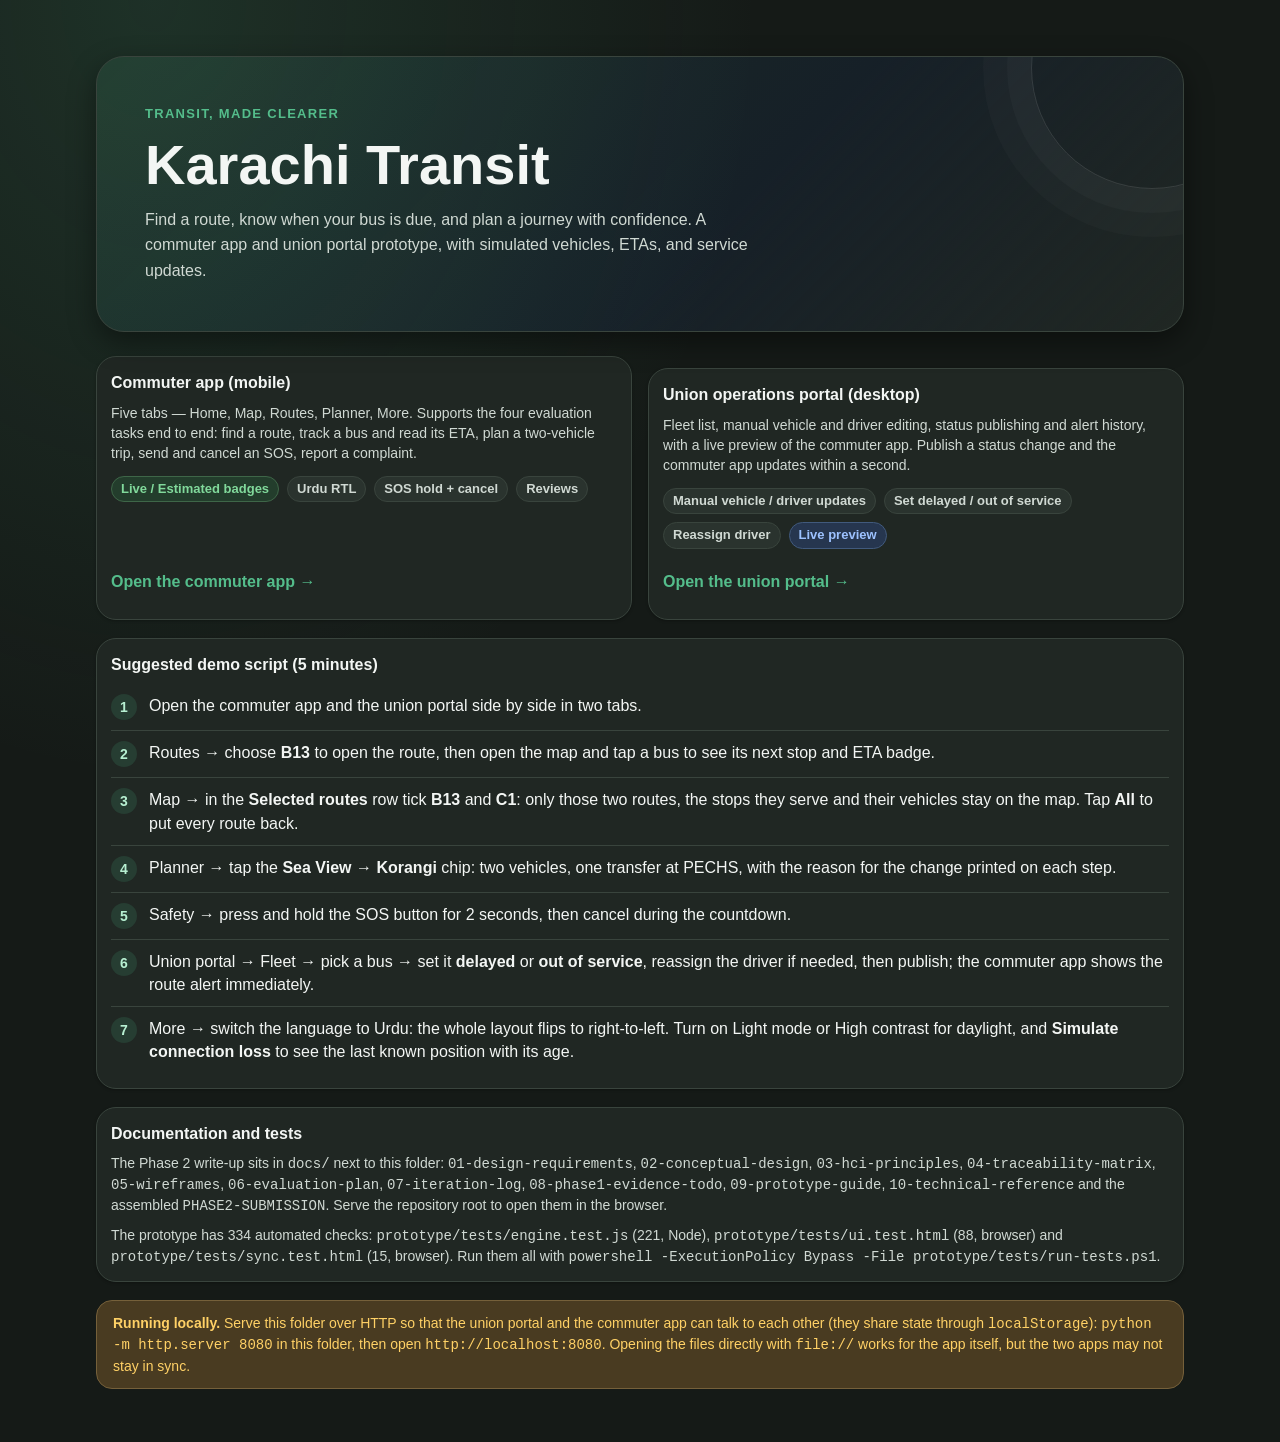
<file: prototype/index.html>
<!DOCTYPE html>
<html lang="en" dir="ltr">
<head>
<meta charset="utf-8">
<meta name="viewport" content="width=device-width, initial-scale=1, viewport-fit=cover">
<title>Karachi Transit — Phase 2 Prototype</title>
<link rel="stylesheet" href="shared/app.css">
<style>
  body { background: radial-gradient(ellipse at 12% 0%, rgba(84, 189, 139, .14), transparent 38%), var(--bg); }
  .launch { max-width: 1120px; margin: 0 auto; padding: clamp(24px, 5vw, 56px) var(--space-4) 3.75rem; }
  .launch-hero {
    position: relative; overflow: hidden; padding: clamp(24px, 5vw, 48px);
    border: 1px solid var(--line); border-radius: 28px;
    background: linear-gradient(135deg, rgba(84, 189, 139, .12), rgba(37, 99, 235, .08) 58%, var(--surface));
    box-shadow: var(--shadow-lg); margin-bottom: 24px;
  }
  .launch-hero::after {
    content: ""; position: absolute; width: 240px; height: 240px; inset-inline-end: -90px; top: -110px;
    border-radius: 50%; border: 1px solid rgba(255,255,255,.12);
    box-shadow: 0 0 0 24px rgba(255,255,255,.025), 0 0 0 48px rgba(255,255,255,.02);
    pointer-events: none;
  }
  .launch .eyebrow { color: var(--brand); font-size: var(--text-sm); font-weight: 700; letter-spacing: .1em; text-transform: uppercase; }
  .launch h1 { font-size: clamp(2rem, 5vw, 3.5rem); line-height: 1.05; max-width: 16ch; margin: 12px 0; }
  .launch .lead { color: var(--ink-2); font-size: var(--text-lg); line-height: 1.6; max-width: 68ch; margin: 0; }
  .cards { display: grid; grid-template-columns: repeat(auto-fit, minmax(min(300px, 100%), 1fr)); gap: var(--space-4); }
  .launch .card { display: flex; flex-direction: column; gap: var(--space-2); border-radius: 20px; }
  .launch .product-card { min-height: 250px; transition: transform .18s, border-color .18s, box-shadow .18s; }
  .launch .product-card:hover { border-color: var(--line-strong); box-shadow: var(--shadow-lg); transform: translateY(-2px); }
  .launch .card h3 { margin: 0; font-size: var(--text-lg); }
  .launch .card p { margin: 0; font-size: var(--text-base); }
  .launch .card .tags { display: flex; gap: var(--space-2); flex-wrap: wrap; margin-top: var(--space-1); }
  .launch a.app { display: inline-flex; align-items: center; gap: var(--space-2); margin-top: auto; font-weight: 600; color: var(--brand); text-decoration: none; min-height: var(--tap); }
  .launch a.app:hover { text-decoration: underline; text-underline-offset: 4px; }
  .steps { counter-reset: s; list-style: none; padding: 0; margin: 0; }
  .steps li { display: flex; gap: 12px; padding: 10px 0; border-bottom: 1px solid var(--line); }
  .steps li:last-child { border-bottom: 0; }
  .steps li::before {
    counter-increment: s; content: counter(s);
    width: 26px; height: 26px; flex: 0 0 auto; border-radius: 50%;
    background: var(--brand-soft); color: var(--brand-ink); font-weight: 700;
    display: flex; align-items: center; justify-content: center; font-size: var(--text-base);
  }
  .warnbox { border: 1px solid var(--warn-border); background: var(--warn-soft); color: var(--warn); border-radius: 16px; padding: var(--space-3) var(--space-4); font-size: var(--text-base); }
  .launch .section-card { margin-top: 18px; border-radius: 20px; }
  @media (max-width: 600px) {
    .launch { padding-block: var(--space-4); }
    .launch-hero { border-radius: 20px; }
    .launch .product-card { min-height: 0; }
  }
  @media (prefers-reduced-motion: reduce) { .launch .product-card { transition: none; } }
</style>
</head>
<body>
<main class="launch">
  <header class="launch-hero">
    <div class="eyebrow">Transit, made clearer</div>
    <h1>Karachi Transit</h1>
    <p class="lead">
      Find a route, know when your bus is due, and plan a journey with confidence.
      A commuter app and union portal prototype, with simulated vehicles, ETAs, and service updates.
    </p>
  </header>

  <div class="cards">
    <section class="card product-card">
      <h3>Commuter app (mobile)</h3>
      <p>Five tabs — Home, Map, Routes, Planner, More. Supports the four evaluation tasks end to end:
         find a route, track a bus and read its ETA, plan a two-vehicle trip, send and cancel an SOS, report a complaint.</p>
      <div class="tags">
        <span class="badge live">Live / Estimated badges</span>
        <span class="badge neutral">Urdu RTL</span>
        <span class="badge neutral">SOS hold + cancel</span>
        <span class="badge neutral">Reviews</span>
      </div>
      <a class="app" href="commuter/index.html">Open the commuter app →</a>
    </section>
    <section class="card product-card">
      <h3>Union operations portal (desktop)</h3>
      <p>Fleet list, manual vehicle and driver editing, status publishing and alert history, with a live preview of the
         commuter app. Publish a status change and the commuter app updates within a second.</p>
      <div class="tags">
        <span class="badge neutral">Manual vehicle / driver updates</span>
        <span class="badge neutral">Set delayed / out of service</span>
        <span class="badge neutral">Reassign driver</span>
        <span class="badge info">Live preview</span>
      </div>
      <a class="app" href="union/index.html">Open the union portal →</a>
    </section>
  </div>

  <section class="card section-card">
    <h3>Suggested demo script (5 minutes)</h3>
    <ol class="steps">
      <li><span>Open the commuter app and the union portal side by side in two tabs.</span></li>
      <li><span>Routes → choose <b>B13</b> to open the route, then open the map and tap a bus to see its next stop and ETA badge.</span></li>
      <li><span>Map → in the <b>Selected routes</b> row tick <b>B13</b> and <b>C1</b>: only those two routes, the stops they serve and their vehicles stay on the map. Tap <b>All</b> to put every route back.</span></li>
      <li><span>Planner → tap the <b>Sea View → Korangi</b> chip: two vehicles, one transfer at PECHS, with the reason for the change printed on each step.</span></li>
      <li><span>Safety → press and hold the SOS button for 2 seconds, then cancel during the countdown.</span></li>
      <li><span>Union portal → Fleet → pick a bus → set it <b>delayed</b> or <b>out of service</b>, reassign the driver if needed, then publish; the commuter app shows the route alert immediately.</span></li>
      <li><span>More → switch the language to Urdu: the whole layout flips to right-to-left. Turn on Light mode or High contrast for daylight, and <b>Simulate connection loss</b> to see the last known position with its age.</span></li>
    </ol>
  </section>

  <section class="card section-card">
    <h3>Documentation and tests</h3>
    <p style="margin-top:0">The Phase 2 write-up sits in <code>docs/</code> next to this folder:
      <code>01-design-requirements</code>, <code>02-conceptual-design</code>, <code>03-hci-principles</code>,
      <code>04-traceability-matrix</code>, <code>05-wireframes</code>, <code>06-evaluation-plan</code>,
      <code>07-iteration-log</code>, <code>08-phase1-evidence-todo</code>, <code>09-prototype-guide</code>,
      <code>10-technical-reference</code> and the
      assembled <code>PHASE2-SUBMISSION</code>. Serve the repository root to open them in the browser.</p>
    <p style="margin-top:0">The prototype has 334 automated checks:
      <code>prototype/tests/engine.test.js</code> (221, Node), <code>prototype/tests/ui.test.html</code> (88, browser)
      and <code>prototype/tests/sync.test.html</code> (15, browser). Run them all with
      <code>powershell -ExecutionPolicy Bypass -File prototype/tests/run-tests.ps1</code>.</p>
  </section>

  <div class="warnbox" style="margin-top:18px">
    <b>Running locally.</b> Serve this folder over HTTP so that the union portal and the commuter app can talk to each
    other (they share state through <code>localStorage</code>):
    <code>python -m http.server 8080</code> in this folder, then open <code>http://localhost:8080</code>.
    Opening the files directly with <code>file://</code> works for the app itself, but the two apps may not stay in sync.
  </div>
</main>
</body>
</html>
</file>
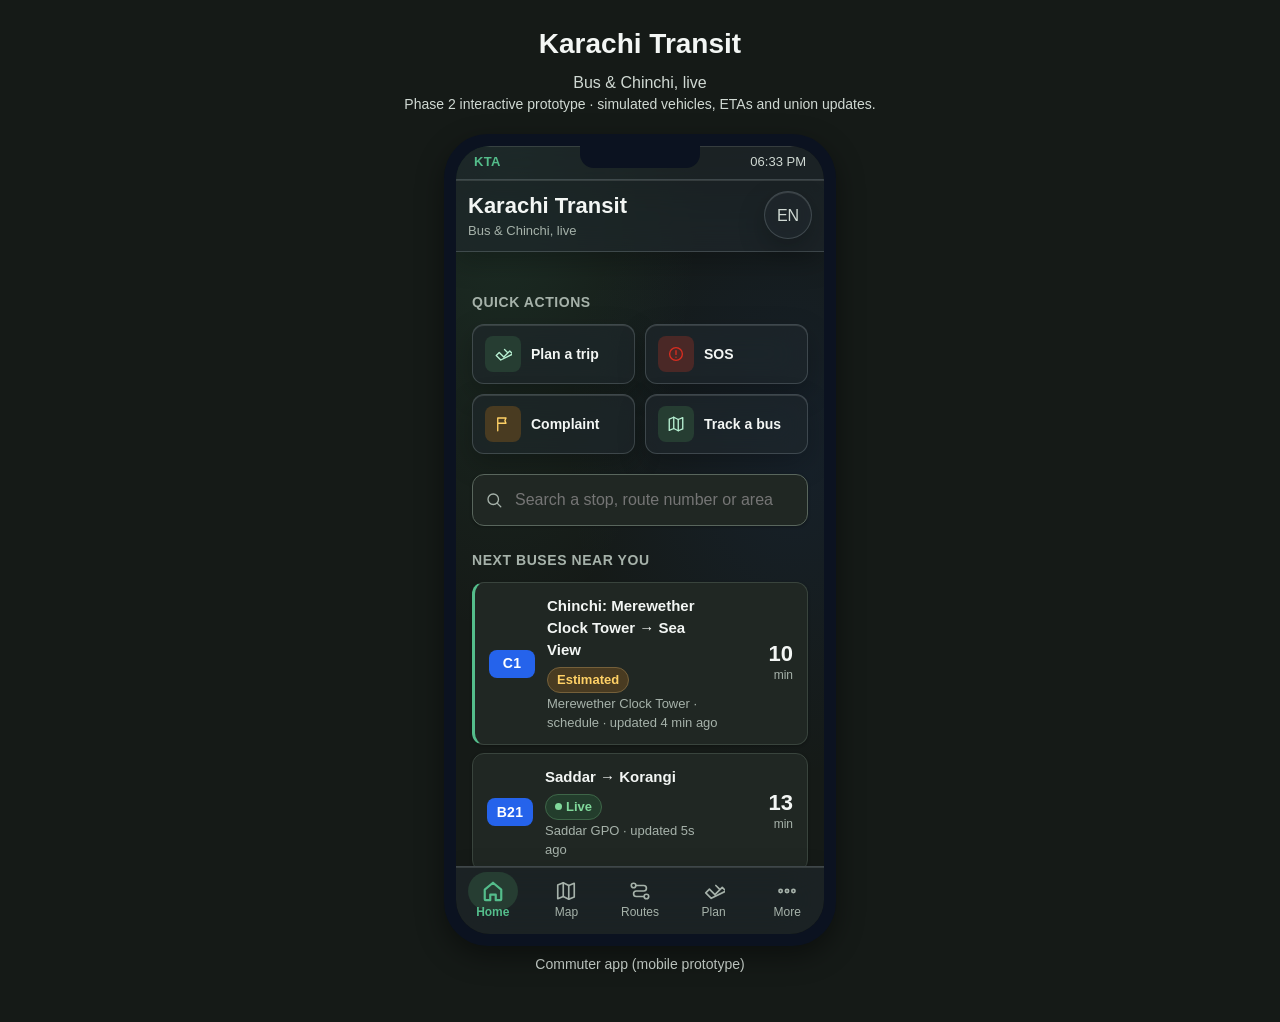
<file: prototype/commuter/index.html>
<!DOCTYPE html>
<html lang="en" dir="ltr">
<head>
<meta charset="utf-8">
<meta name="viewport" content="width=device-width, initial-scale=1, viewport-fit=cover">
<title>Karachi Transit — Commuter App</title>
<link rel="stylesheet" href="../shared/app.css">
<link rel="stylesheet" href="app.css">
</head>
<body>

<div class="page">
  <div class="page-head">
    <h1 data-i18n="app.name">Karachi Transit</h1>
    <p data-i18n="app.tagline">Bus &amp; Chinchi, live</p>
    <p class="muted">Phase 2 interactive prototype · simulated vehicles, ETAs and union updates.</p>
  </div>

  <div class="device-grid">
    <div>
      <div class="phone">
        <div class="phone-notch"></div>
        <div class="phone-screen">

          <div class="statusbar">
            <span class="brandmark">KTA</span>
            <span id="sbClock">—</span>
          </div>

          <!-- ============================================================ HOME -->
          <section class="screen active" data-screen="home">
            <div class="appbar">
              <div class="grow">
                <h2 data-i18n="app.name">Karachi Transit</h2>
                <span class="sub" data-i18n="app.tagline"></span>
              </div>
              <button class="iconbtn" id="btnLangQuick" title="Language" aria-label="Language">EN</button>
            </div>
            <div class="screen-pad">
              <div id="homeQuick">
                <div class="section-title" data-i18n="home.quick">Quick actions</div>
                <div class="quick-grid">
                  <button class="quick" id="qaPlan"><span class="qi" id="qiPlan"></span><span data-i18n="home.planTrip">Plan a trip</span></button>
                  <button class="quick danger" id="qaSos"><span class="qi" id="qiSos"></span><span data-i18n="home.sos">SOS</span></button>
                  <button class="quick warn" id="qaRobbery"><span class="qi" id="qiRobbery"></span><span data-i18n="home.robbery">Complaint</span></button>
                  <button class="quick" id="qaTrack"><span class="qi" id="qiTrack"></span><span data-i18n="home.track">Track a bus</span></button>
                </div>
              </div>

              <div id="offlineBanner"></div>
              <div id="homeAlerts"></div>

              <div class="searchbar">
                <span id="searchIcon"></span>
                <input class="input" id="q" type="search" autocomplete="off"
                       data-i18n-placeholder="home.searchHint" placeholder="Search a stop, route number or area"
                       aria-label="Search stops, routes, or areas">
              </div>
              <div id="homeResults"></div>

              <div class="section-title" data-i18n="home.nearYou">Next buses near you</div>
              <div id="homeNearby"></div>

              <div class="section-title" data-i18n="home.savedPlaces">Saved places</div>
              <div class="chiprow" id="homePlaces"></div>

            </div>
          </section>

          <!-- ============================================================ MAP -->
          <section class="screen" data-screen="map">
            <div class="appbar">
              <button class="iconbtn" id="btnMapBack" style="display:none"></button>
              <div class="grow">
                <h2 data-i18n="map.title">Live map</h2>
                <span class="sub" data-i18n="map.subtitle">Pan and zoom to explore simulated routes across Karachi</span>
              </div>
              <button class="iconbtn" id="btnMapAlerts" title="Alerts"></button>
            </div>
            <div class="mapwrap">
              <svg class="mapsvg" id="mapSvg" viewBox="0 0 1000 640" preserveAspectRatio="xMidYMid meet"
                   role="group" aria-label="Interactive schematic map of simulated Karachi transit routes"></svg>
              <div class="map-banner" id="mapBanner"></div>
              <div class="map-controls">
                <button id="mapIn" title="Zoom in" aria-label="Zoom in">+</button>
                <button id="mapOut" title="Zoom out" aria-label="Zoom out">&minus;</button>
                <button id="mapFit" title="Reset map view" aria-label="Reset map view">&loz;</button>
              </div>
              <div class="map-legend">
                <div class="lg"><span class="dot" style="background:#2563eb"></span><span data-i18n="map.bus">Bus</span></div>
                <div class="lg"><span class="dot" style="background:#15803d"></span><span data-i18n="map.chinchi">Chinchi</span></div>
              </div>
            </div>
            <div class="mapchips" id="mapChips"></div>
          </section>

          <!-- ========================================================== ROUTES -->
          <section class="screen" data-screen="routes">
            <div class="appbar">
              <div class="grow">
                <h2 data-i18n="routes.title">All routes</h2>
                <span class="sub" id="routesSub"></span>
              </div>
            </div>
            <div class="screen-pad">
              <div class="searchbar" style="margin-bottom:12px">
                <span id="searchIcon2"></span>
                <input class="input" id="qRoutes" type="search" autocomplete="off"
                       data-i18n-placeholder="home.searchHint" placeholder="Search routes">
              </div>
              <div class="chiprow" id="routeFilters"></div>
              <div id="routeList"></div>
            </div>
          </section>

          <!-- ====================================================== ROUTE DETAIL -->
          <section class="screen" data-screen="route">
            <div class="appbar">
              <button class="iconbtn" id="btnRouteBack"></button>
              <div class="grow">
                <h2 id="routeTitle">Route</h2>
                <span class="sub" id="routeSub"></span>
              </div>
              <button class="iconbtn" id="btnRouteMap"></button>
            </div>
            <div class="screen-pad" id="routeBody"></div>
          </section>

          <!-- ======================================================= STOP DETAIL -->
          <section class="screen" data-screen="stop">
            <div class="appbar">
              <button class="iconbtn" id="btnStopBack"></button>
              <div class="grow">
                <h2 id="stopTitle">Stop</h2>
                <span class="sub" id="stopSub"></span>
              </div>
            </div>
            <div class="screen-pad" id="stopBody"></div>
          </section>

          <!-- ============================================================ PLAN -->
          <section class="screen" data-screen="plan">
            <div class="appbar">
              <div class="grow">
                <h2 data-i18n="plan.title">Journey planner</h2>
                <span class="sub" data-i18n="plan.aiNote"></span>
              </div>
            </div>
            <div class="screen-pad">
              <div class="card">
                <div class="plan-route-fields">
                  <div class="field">
                    <label for="planFrom" data-i18n="plan.origin">Starting from</label>
                    <button type="button" class="input plan-stop" id="planFrom" data-plan-pick="from"></button>
                  </div>
                  <button class="iconbtn plan-swap" id="btnSwap" aria-label="Swap starting point and destination"></button>
                  <div class="field">
                    <label for="planTo" data-i18n="plan.destination">Going to</label>
                    <button type="button" class="input plan-stop" id="planTo" data-plan-pick="to"></button>
                  </div>
                </div>
                <button class="btn primary" id="btnPlan" data-i18n="plan.find">Find journey</button>
              </div>
              <div class="section-title" data-i18n="plan.alternatives">Other journeys</div>
              <div class="chiprow" id="planSuggestions"></div>
              <div id="planResult"></div>
            </div>
          </section>

          <!-- ========================================================== SAFETY -->
          <section class="screen" data-screen="safety">
            <div class="appbar">
              <button class="iconbtn" id="btnSafetyBack"></button>
              <div class="grow">
                <h2 data-i18n="safety.title">Safety</h2>
                <span class="sub" data-i18n="safety.holdHelp"></span>
              </div>
            </div>
            <div class="screen-pad" id="safetyBody"></div>
          </section>

          <!-- ============================================================ MORE -->
          <section class="screen" data-screen="more">
            <div class="appbar">
              <div class="grow">
                <h2 data-i18n="more.title">More</h2>
                <span class="sub" data-i18n="app.name"></span>
              </div>
            </div>
            <div class="screen-pad" id="moreBody"></div>
          </section>

          <!-- ========================================================== ALERTS -->
          <section class="screen" data-screen="alerts">
            <div class="appbar">
              <button class="iconbtn" id="btnAlertsBack"></button>
              <div class="grow">
                <h2 data-i18n="alerts.title">Service alerts</h2>
                <span class="sub" id="alertsSub"></span>
              </div>
            </div>
            <div class="screen-pad" id="alertsBody"></div>
          </section>

          <!-- ============================================================ TABS -->
          <nav class="tabbar" id="tabbar" aria-label="Primary navigation"></nav>

          <div class="scrim" id="scrim"><div class="sheet" id="sheet"></div></div>
          <div class="toast" id="toast"></div>
          <div id="evalPanel"></div>
        </div>
      </div>
      <div class="device-caption">Commuter app (mobile prototype)</div>
    </div>
  </div>
</div>

<script src="../shared/data.js"></script>
<script src="../shared/sim.js"></script>
<script src="../shared/i18n.js"></script>
<script src="../shared/assets.js"></script>
<script src="../shared/eval.js"></script>
<script src="app.js"></script>
</body>
</html>
</file>
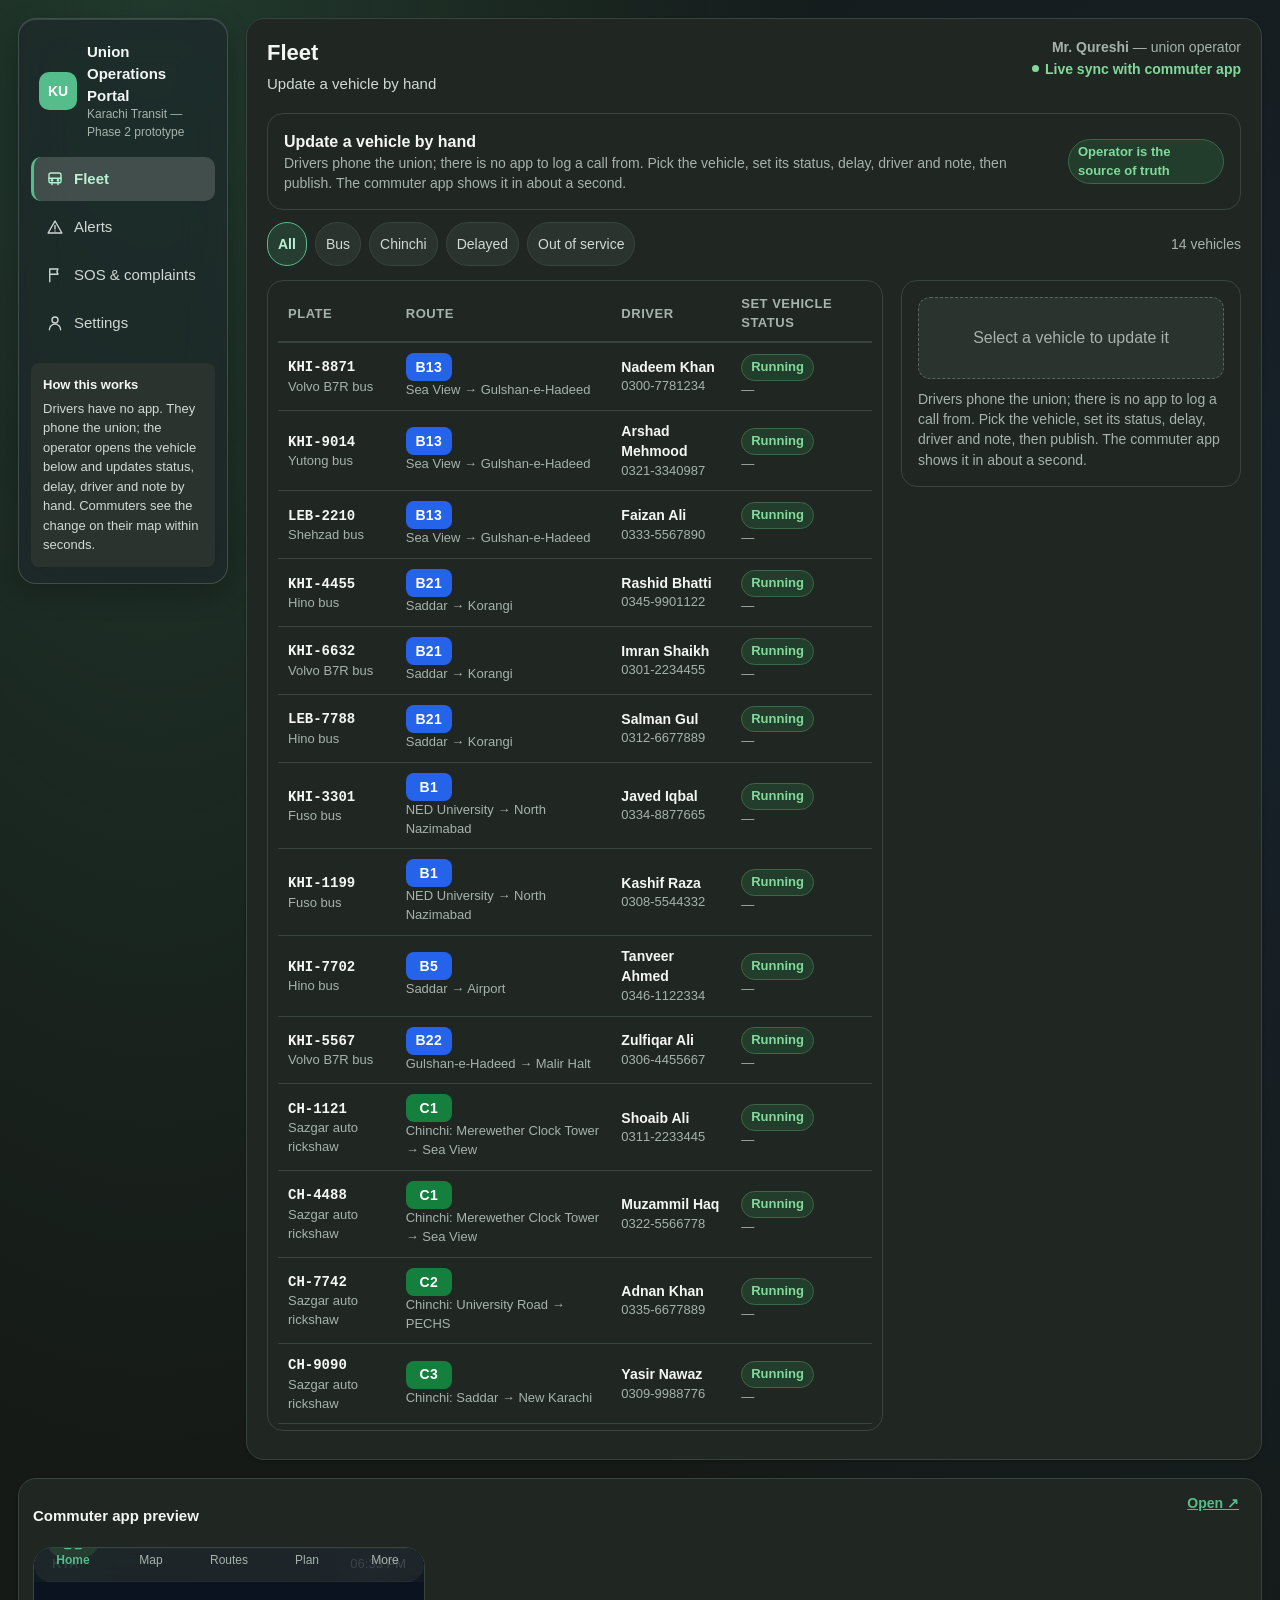
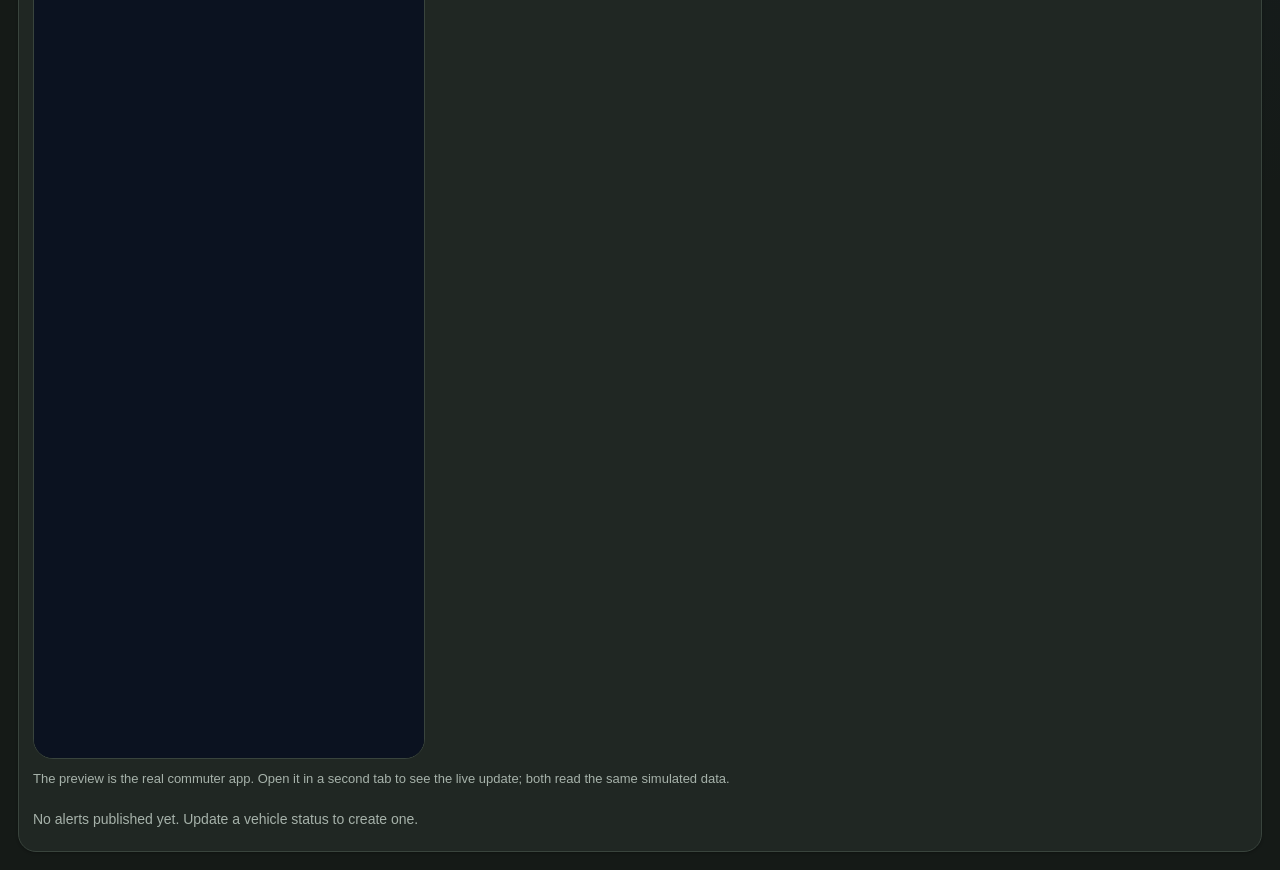
<file: prototype/union/index.html>
<!DOCTYPE html>
<html lang="en" dir="ltr">
<head>
<meta charset="utf-8">
<meta name="viewport" content="width=device-width, initial-scale=1, viewport-fit=cover">
<title>Union Operations Portal — Karachi Transit</title>
<link rel="stylesheet" href="../shared/app.css">
<link rel="stylesheet" href="portal.css">
</head>
<body class="portal-body">

<div class="portal">

  <aside class="sidebar">
    <div class="brand">
      <span class="mark">KU</span>
      <div>
        <div class="b1" id="brandTitle">Union Ops Portal</div>
        <div class="b2" id="brandSub">Karachi Transit — Phase 2 prototype</div>
      </div>
    </div>
    <nav id="sideNav" aria-label="Union portal navigation"></nav>
    <div class="side-note">
      <b>How this works</b>
      <span id="sideNoteBody"></span>
    </div>
  </aside>

  <main class="content">
    <header class="topbar">
      <div>
        <h1 id="pageTitle">Fleet</h1>
        <p id="pageSub"></p>
      </div>
      <div class="topright">
        <div><b>Mr. Qureshi</b> — union operator</div>
        <div class="live-sync" role="status"><span class="pulse" aria-hidden="true"></span> Live sync with commuter app</div>
      </div>
    </header>

    <section id="viewFleet" class="view"></section>
    <section id="viewAlerts" class="view"></section>
    <section id="viewReports" class="view"></section>
    <section id="viewSettings" class="view"></section>
  </main>

  <aside class="preview">
    <div class="pv-head">
      <h3 id="pvTitle">Commuter app preview</h3>
      <a class="link" id="pvOpen" target="_blank" rel="noopener">Open ↗</a>
    </div>
    <div class="pv-frame"><iframe id="pvFrame" src="../commuter/index.html?embed=1" title="Commuter app preview"></iframe></div>
    <div class="pv-note" id="pvNote"></div>
    <div class="pv-list" id="pvList"></div>
  </aside>

</div>

<script src="../shared/data.js"></script>
<script src="../shared/sim.js"></script>
<script src="../shared/i18n.js"></script>
<script src="../shared/assets.js"></script>
<script src="portal.js"></script>
</body>
</html>
</file>
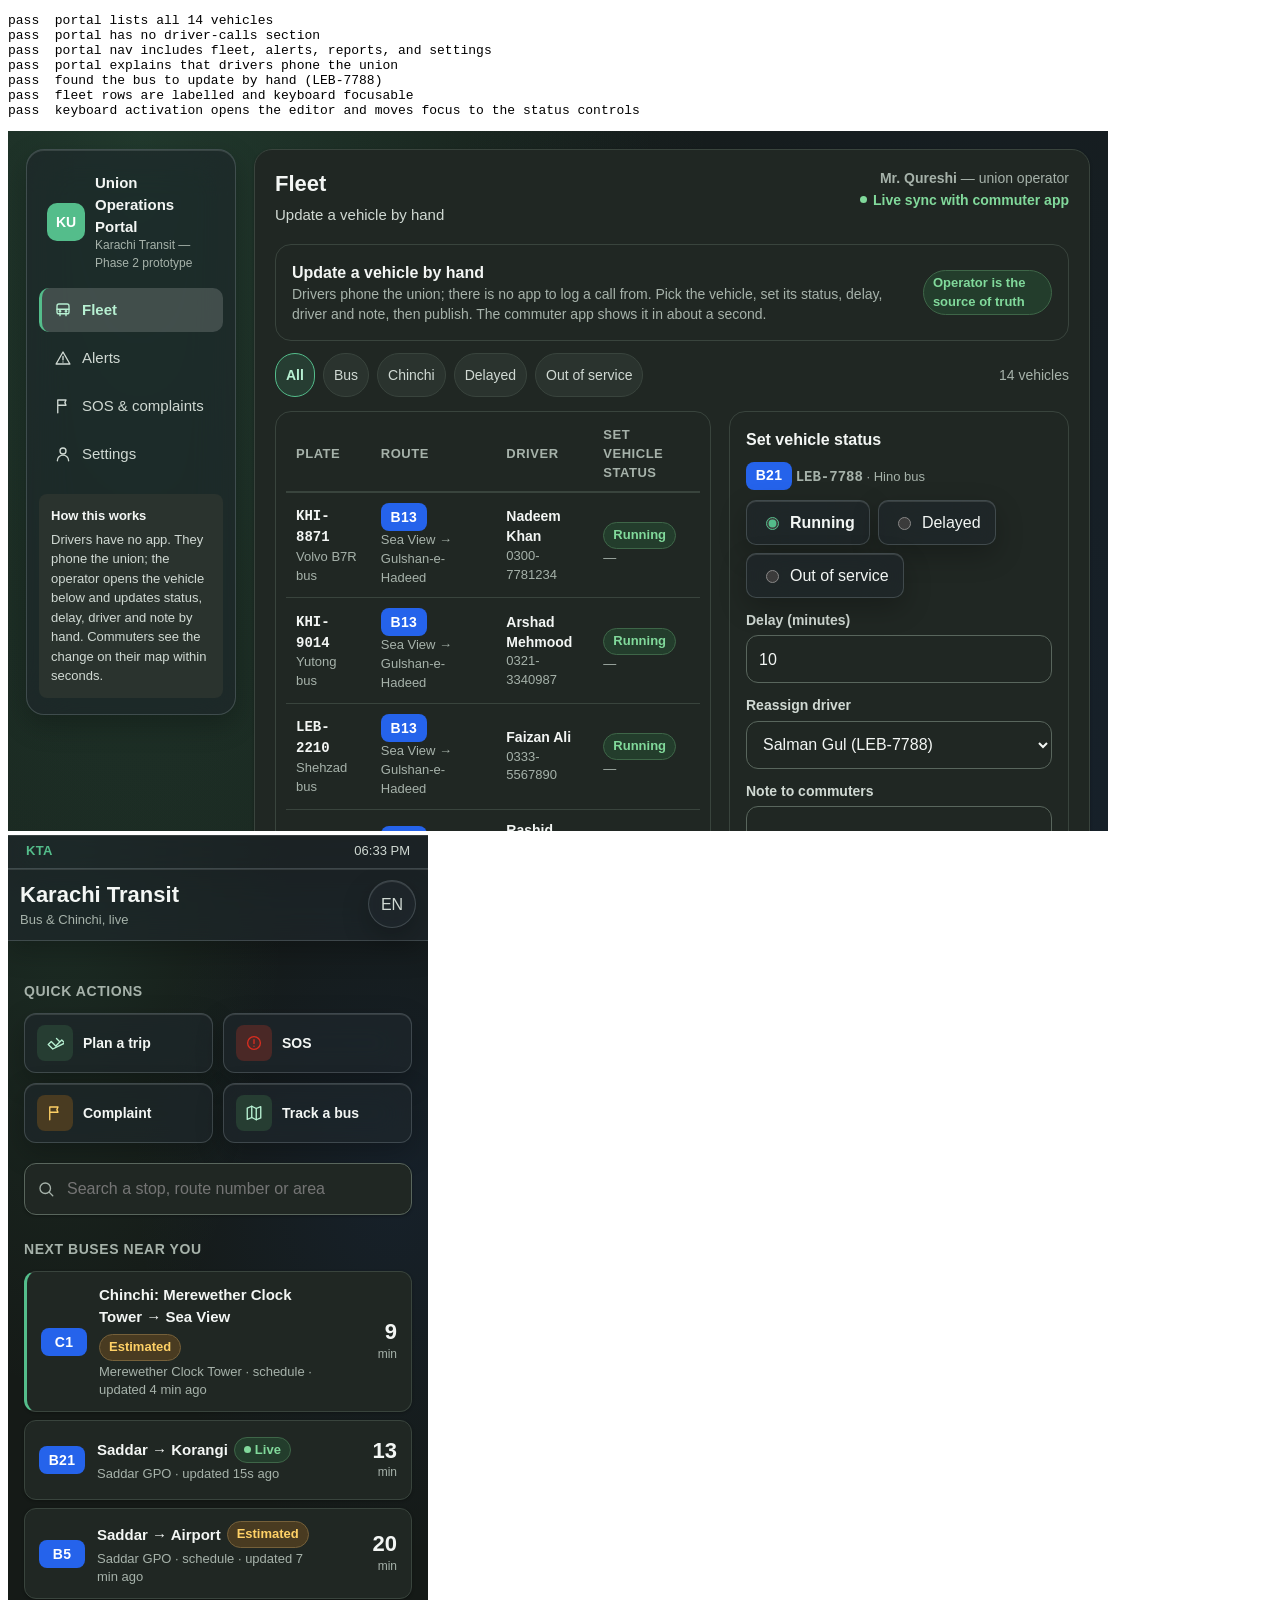
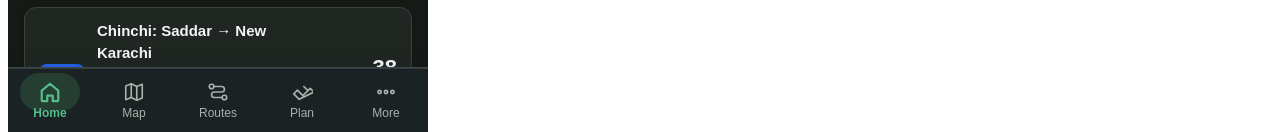
<file: prototype/tests/sync.test.html>
<!DOCTYPE html>
<html lang="en">
<head>
<meta charset="utf-8">
<title>Sync test — union portal to commuter app</title>
</head>
<body>
<pre id="results">running…</pre>
<iframe id="portal" src="../union/index.html" style="width:1100px;height:700px;border:0"></iframe>
<iframe id="app" src="../commuter/index.html" style="width:420px;height:900px;border:0"></iframe>

<script>
var results = [], fails = 0;
function ok(cond, msg) { results.push((cond ? 'pass  ' : 'FAIL  ') + msg); if (!cond) fails++; flush(); }
function flush() { document.getElementById('results').textContent = results.join('\n'); }
function sleep(ms) { return new Promise(function (r) { setTimeout(r, ms); }); }

var portal, app;
function pq(s) { return portal.contentDocument.querySelector(s); }
function pqa(s) { return Array.prototype.slice.call(portal.contentDocument.querySelectorAll(s)); }
function aq(s) { return app.contentDocument.querySelector(s); }
function aqa(s) { return Array.prototype.slice.call(app.contentDocument.querySelectorAll(s)); }
function pclick(el) { el.dispatchEvent(new portal.contentWindow.MouseEvent('click', { bubbles: true })); }
function aclick(el) { el.dispatchEvent(new app.contentWindow.MouseEvent('click', { bubbles: true })); }

(async function () {
  portal = document.getElementById('portal');
  app = document.getElementById('app');
  try {
    await waitFor(function () {
      return portal.contentDocument && app.contentDocument &&
        portal.contentDocument.readyState === 'complete' && app.contentDocument.readyState === 'complete' &&
        portal.contentDocument.querySelector('#viewFleet tbody tr') &&
        app.contentDocument.querySelector('#tabbar button');
    });
    await sleep(800);

  ok(pqa('#viewFleet tbody tr').length === 14, 'portal lists all 14 vehicles');
  ok(pqa('[data-view="calls"]').length === 0, 'portal has no driver-calls section');
  ok(pqa('#sideNav [data-view]').length === 4, 'portal nav includes fleet, alerts, reports, and settings');
  ok(!!pq('#sideNoteBody') && pq('#sideNoteBody').textContent.indexOf('phone') !== -1,
     'portal explains that drivers phone the union');

  /* --- union operator marks a vehicle out of service --- */
  var row = pqa('#viewFleet tbody tr').filter(function (tr) { return tr.textContent.indexOf('LEB-7788') !== -1; })[0];
  ok(!!row, 'found the bus to update by hand (LEB-7788)');
  ok(row && row.tabIndex === 0 && row.getAttribute('aria-label').indexOf('LEB-7788') !== -1,
    'fleet rows are labelled and keyboard focusable');
  row.dispatchEvent(new portal.contentWindow.KeyboardEvent('keydown', {
    key: 'Enter', bubbles: true, cancelable: true
  }));
  await sleep(200);
  ok(!!pq('#publishBtn') && portal.contentDocument.activeElement === pq('#statusGroup input'),
    'keyboard activation opens the editor and moves focus to the status controls');
  pclick(row);
  await sleep(300);
  ok(!!pq('#publishBtn'), 'vehicle status panel opens');

  pclick(pq('[data-status="out_of_service"]'));
  await sleep(150);
  var note = pq('#noteInput');
  note.value = 'Mechanical breakdown near Federal B Area';
  note.dispatchEvent(new portal.contentWindow.Event('input', { bubbles: true }));
  await sleep(100);

  var previewText = portal.contentDocument.querySelectorAll('.preview-note')[0].textContent;
  ok(previewText.indexOf('out of service') !== -1, 'portal shows the message the commuter will read');

  pclick(pq('#publishBtn'));
  await sleep(1200);

  /* --- the commuter app must now show the alert --- */
  var banner = aq('#homeAlerts');
  ok(!!banner && banner.textContent.length > 10, 'commuter home shows the union alert banner');
  ok(banner && banner.textContent.indexOf('out of service') !== -1, 'alert text reaches the commuter app');
  ok(banner && banner.textContent.indexOf('LEB-7788') !== -1, 'alert names the vehicle that is off the road');

  var appKTA = app.contentWindow.KTA;
  var stoppedVehicle = appKTA.data.VEHICLES.filter(function (v) { return v.plate === 'LEB-7788'; })[0];
  var originalAppNow = app.contentWindow.Date.now;
  var simulatedNow = originalAppNow();
  app.contentWindow.Date.now = function () { return simulatedNow; };
  var stoppedPosition = appKTA.sim.vehicleState(stoppedVehicle);
  simulatedNow += 60000;
  var stoppedPositionLater = appKTA.sim.vehicleState(stoppedVehicle);
  app.contentWindow.Date.now = originalAppNow;
  ok(!!appKTA.sim.opsFor(stoppedVehicle.id).frozenPosition, 'out-of-service status stores the vehicle position');
  ok(stoppedPosition.x === stoppedPositionLater.x && stoppedPosition.y === stoppedPositionLater.y,
    'out-of-service vehicle stays in its last position as time advances');

  var mapTab = aqa('#tabbar button').filter(function (b) { return b.getAttribute('data-tab') === 'map'; })[0];
  aclick(mapTab);
  await sleep(300);
  var stoppedMarker = aq('#mapSvg .veh[data-veh="' + stoppedVehicle.id + '"]');
  var markerTransform = stoppedMarker && stoppedMarker.getAttribute('transform');
  await sleep(1300);
  ok(!!markerTransform && stoppedMarker.getAttribute('transform') === markerTransform,
    'out-of-service bus map marker remains at its last position through map refreshes');
  var activeClockFactor = appKTA.store.read().settings.clockFactor;
  appKTA.store.update(function (stored) {
    delete stored.vehicles[stoppedVehicle.id].frozenPosition;
  });
  var migratedPosition = appKTA.sim.opsFor(stoppedVehicle.id).frozenPosition;
  appKTA.store.update(function (stored) { stored.settings.clockFactor = 12; });
  var migratedPositionAfterSpeedChange = appKTA.sim.vehicleState(stoppedVehicle);
  ok(!!migratedPosition && migratedPositionAfterSpeedChange.x === migratedPosition.x &&
    migratedPositionAfterSpeedChange.y === migratedPosition.y,
    'legacy out-of-service records stay frozen when demo speed changes');
  appKTA.store.update(function (stored) { stored.settings.clockFactor = activeClockFactor; });
  var homeTab = aqa('#tabbar button').filter(function (b) { return b.getAttribute('data-tab') === 'home'; })[0];
  aclick(homeTab);
  await sleep(200);

  /* the affected vehicle must not be offered as an arrival any more */
  var stopsWithVehicle = aqa('#homeNearby .eta-card').filter(function (c) { return c.textContent.indexOf('LEB-7788') !== -1; });
  ok(stopsWithVehicle.length === 0, 'an out-of-service vehicle is no longer listed as an arrival');

  /* alerts screen */
  var alertBtn = aq('#btnMapAlerts');
  var tabAlerts = aqa('#tabbar button').filter(function (b) { return b.getAttribute('data-tab') === 'home'; })[0];
  aclick(tabAlerts);
  await sleep(200);
  ok(!!aq('#btnMapAlerts'), 'commuter app has an alerts entry point');

  /* driver reassignment, edited by hand in the same panel */
  var row2 = pqa('#viewFleet tbody tr').filter(function (tr) { return tr.textContent.indexOf('KHI-4455') !== -1; })[0];
  ok(!!row2, 'found a second vehicle for the driver reassignment check');
  if (row2) {
    pclick(row2);
    await sleep(300);
    var sel = pq('#driverSelect');
    ok(!!sel && sel.options.length > 1, 'driver can be reassigned from the vehicle panel');
    if (sel && sel.options.length > 1) {
      sel.value = sel.options[1].value;
      sel.dispatchEvent(new portal.contentWindow.Event('change', { bubbles: true }));
      await sleep(150);
      pclick(pq('#publishBtn'));
      await sleep(900);
      var drvAlert = aq('#homeAlerts');
      ok(drvAlert && drvAlert.textContent.indexOf('driver') !== -1,
         'a hand-made driver change reaches the commuter app');
    }
  }

  appKTA.sim.submitReport({
    type: 'robbery', vehicleId: stoppedVehicle.id, subject: 'Bus complaint',
    description: 'Issue reported on this bus.', location: { label: 'Saddar' }
  });
  appKTA.sim.submitReport({ type: 'sos', note: 'Emergency SOS', location: { label: 'Saddar' } });
  pclick(pqa('#sideNav [data-view="reports"]')[0]);
  await sleep(200);
  ok(pqa('#viewReports [data-report]').length === 2, 'admin reports section lists SOS alerts and complaints');
  ok(pq('#viewReports').textContent.indexOf('Bus complaint') !== -1 &&
    pq('#viewReports').textContent.indexOf('B21') !== -1 &&
    pq('#viewReports').textContent.indexOf('LEB-7788') !== -1,
    'admin complaint shows its associated bus route number and plate');
  ok(pq('#viewReports').textContent.indexOf('SOS alert') !== -1,
    'admin reports section identifies submitted SOS alerts');

  results.push('');
  results.push(fails === 0 ? 'ALL PASS' : fails + ' FAILURES');
  document.title = fails === 0 ? 'PASS' : 'FAIL';
  flush();
  } catch (e) {
    results.push('ERROR  ' + (e && e.message ? e.message : e));
    results.push('ERROR  ' + (e && e.stack ? e.stack.split('\n')[1] : ''));
    flush();
  }
})();

function waitFor(fn, timeout) {
  var start = Date.now();
  var limit = timeout || 8000;
  return new Promise(function (resolve, reject) {
    (function poll() {
      var v;
      try { v = fn(); } catch (e) { v = false; }
      if (v) return resolve(true);
      if (Date.now() - start > limit) return reject(new Error('timeout waiting for the app to load'));
      setTimeout(poll, 60);
    })();
  });
}
</script>
</body>
</html>
</file>
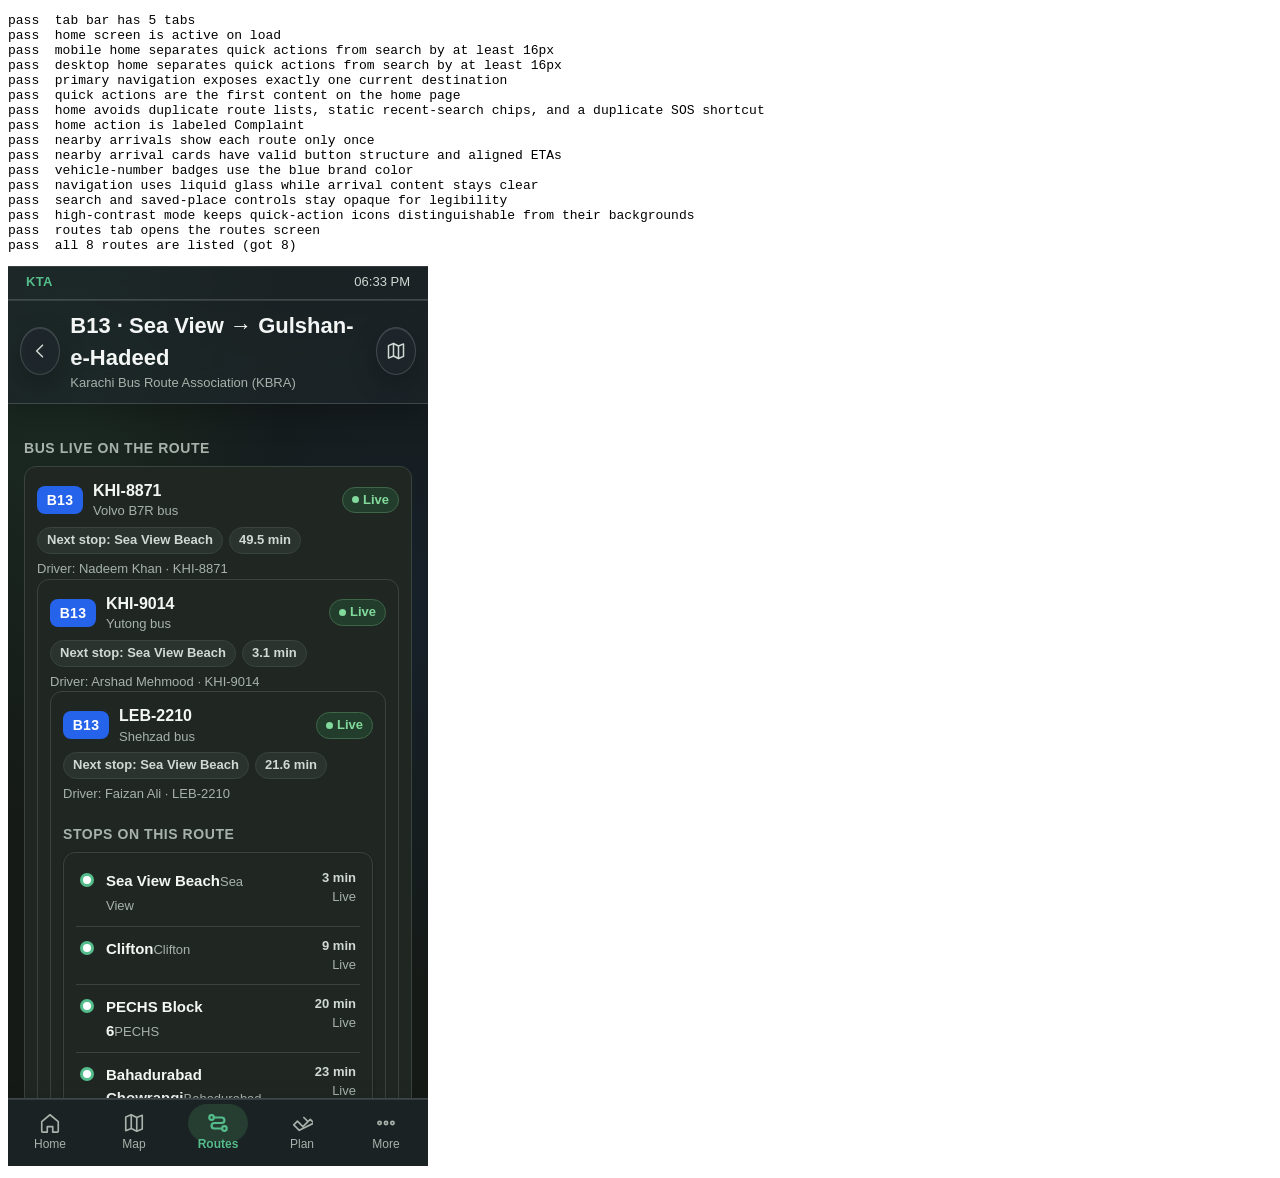
<file: prototype/tests/ui.test.html>
<!DOCTYPE html>
<html lang="en">
<head>
<meta charset="utf-8">
<title>UI smoke test — Karachi Transit prototype</title>
</head>
<body>
<pre id="results">running…</pre>
<iframe id="app" src="../commuter/index.html" style="width:420px;height:900px;border:0"></iframe>

<script>
/* Drives the real commuter app inside the iframe and reports what happened.
   Run with:  node prototype/tests/run-ui-test.js  (or open this file over http) */
var results = [];
var fails = 0;

function ok(cond, msg) {
  results.push((cond ? 'pass  ' : 'FAIL  ') + msg);
  if (!cond) fails++;
  flush();
}
function flush() { document.getElementById('results').textContent = results.join('\n'); }
function sleep(ms) { return new Promise(function (r) { setTimeout(r, ms); }); }

var app;

function q(sel) { return app.contentDocument.querySelector(sel); }
function qa(sel) { return Array.prototype.slice.call(app.contentDocument.querySelectorAll(sel)); }
function text(sel) { var e = q(sel); return e ? e.textContent.trim() : ''; }
function click(el) { el.dispatchEvent(new app.contentWindow.MouseEvent('click', { bubbles: true })); }
function overlaps(a, b) {
  var x = a.getBoundingClientRect(), y = b.getBoundingClientRect();
  return x.left < y.right && x.right > y.left && x.top < y.bottom && x.bottom > y.top;
}

(async function () {
  app = document.getElementById('app');
  await new Promise(function (r) { app.addEventListener('load', r); });
  await sleep(600);

  var doc = app.contentDocument;

  /* --- shell --- */
  ok(qa('#tabbar button').length === 5, 'tab bar has 5 tabs');
  ok(!!q('.screen[data-screen="home"].active'), 'home screen is active on load');
  app.style.width = '360px';
  await sleep(50);
  var homeQuickBottom = q('#homeQuick .quick-grid').getBoundingClientRect().bottom;
  var homeSearchTop = q('.screen[data-screen="home"] .searchbar').getBoundingClientRect().top;
  ok(homeSearchTop - homeQuickBottom >= 16, 'mobile home separates quick actions from search by at least 16px');
  app.style.width = '1280px';
  q('.phone').style.width = '760px';
  await sleep(50);
  homeQuickBottom = q('#homeQuick .quick-grid').getBoundingClientRect().bottom;
  homeSearchTop = q('.screen[data-screen="home"] .searchbar').getBoundingClientRect().top;
  ok(homeSearchTop - homeQuickBottom >= 16, 'desktop home separates quick actions from search by at least 16px');
  q('.phone').style.removeProperty('width');
  app.style.width = '420px';
  ok(qa('#tabbar button[aria-current="page"]').length === 1 &&
    q('#tabbar button[aria-current="page"]').getAttribute('data-tab') === 'home',
    'primary navigation exposes exactly one current destination');
  ok(q('.screen[data-screen="home"] .screen-pad').firstElementChild.id === 'homeQuick',
    'quick actions are the first content on the home page');
  ok(!q('#homeRecent') && !q('#homeRoutes') && !q('#btnSosTop'),
    'home avoids duplicate route lists, static recent-search chips, and a duplicate SOS shortcut');
  ok(text('#qaRobbery') === 'Complaint', 'home action is labeled Complaint');
  var nearbyRoutes = qa('#homeNearby .eta-card').map(function (card) {
    return card.querySelector('.routechip').textContent.trim();
  });
  ok(nearbyRoutes.every(function (route, i) { return nearbyRoutes.indexOf(route) === i; }),
    'nearby arrivals show each route only once');
  ok(qa('#homeNearby .eta-card').every(function (card) {
    return card.tagName === 'BUTTON' && card.lastElementChild.classList.contains('eta-main');
  }), 'nearby arrival cards have valid button structure and aligned ETAs');
  ok(qa('#homeNearby .routechip').every(function (chip) {
    return app.contentWindow.getComputedStyle(chip).backgroundColor === 'rgb(37, 99, 235)';
  }), 'vehicle-number badges use the blue brand color');
  ok(app.contentWindow.getComputedStyle(q('#tabbar')).backdropFilter.indexOf('blur') !== -1 &&
    app.contentWindow.getComputedStyle(q('#homeNearby .eta-card')).backdropFilter === 'none',
    'navigation uses liquid glass while arrival content stays clear');
  ok(app.contentWindow.getComputedStyle(q('#q')).backdropFilter === 'none' &&
    app.contentWindow.getComputedStyle(q('#homePlaces .chip')).backdropFilter === 'none',
    'search and saved-place controls stay opaque for legibility');
  doc.body.classList.add('contrast');
  var warningIconStyle = app.contentWindow.getComputedStyle(q('#qiRobbery'));
  ok(warningIconStyle.color !== warningIconStyle.backgroundColor,
    'high-contrast mode keeps quick-action icons distinguishable from their backgrounds');
  doc.body.classList.remove('contrast');

  /* --- T1: find a route --- */
  var routesTab = qa('#tabbar button').filter(function (b) { return b.getAttribute('data-tab') === 'routes'; })[0];
  click(routesTab);
  await sleep(200);
  ok(!!q('.screen[data-screen="routes"].active'), 'routes tab opens the routes screen');
  ok(qa('#routeList .routecard').length === 8, 'all 8 routes are listed (got ' + qa('#routeList .routecard').length + ')');

  var b13 = qa('#routeList .routecard').filter(function (b) { return b.textContent.indexOf('B13') !== -1; })[0];
  click(b13);
  await sleep(250);
  ok(!!q('.screen[data-screen="route"].active'), 'tapping a route opens the route detail');
  ok(qa('#routeBody .stoprow').length === 6, 'B13 shows all 6 stops (got ' + qa('#routeBody .stoprow').length + ')');
  ok(qa('#routeBody .vehiclecard').length === 3, 'B13 shows its 3 vehicles on the route');

  /* --- map --- */
  click(q('#btnRouteMap'));
  await sleep(300);
  ok(!!q('.screen[data-screen="map"].active'), 'route map button opens the live map');
  ok(qa('#mapSvg .route-line').length === 8, 'map draws all 8 route lines');
  ok(qa('#mapSvg .veh').length > 10, 'map draws the vehicles (' + qa('#mapSvg .veh').length + ')');
  ok(qa('#mapSvg .map-road').length >= 7 && qa('#mapSvg .map-park').length === 2,
    'map adds subtle road and neighborhood context below transit routes');
  ok(qa('#mapSvg .veh[role="button"][tabindex="0"]').length === qa('#mapSvg .veh').length,
    'every vehicle marker is named and keyboard focusable');
  ok(q('#mapIn').getAttribute('aria-label') === 'Zoom in' &&
    app.contentWindow.getComputedStyle(q('#mapIn')).width === '48px',
    'map controls have clear accessible labels and generous touch targets');
  ok(!q('.map-legend [data-i18n="map.oos"]'), 'map legend only lists public transport modes');
  ok(app.contentWindow.getComputedStyle(q('.map-legend [data-i18n="map.bus"]').previousElementSibling).backgroundColor === 'rgb(37, 99, 235)' &&
    app.contentWindow.getComputedStyle(q('.map-legend [data-i18n="map.chinchi"]').previousElementSibling).backgroundColor === 'rgb(21, 128, 61)',
    'map legend colors match the bus and chinchi route lines');
  ok(text('.screen[data-screen="map"] .appbar .sub').indexOf('Approximate landmarks') !== -1,
    'map explains that landmarks are approximate and route positions are simulated');
  var mapStopsMatchRoutes = app.contentWindow.KTA.data.ROUTES.every(function (route) {
    var points = route.path.map(function (point) { return point.join(','); });
    return route.stopIds.every(function (id) {
      var stop = app.contentWindow.KTA.data.STOPS.filter(function (candidate) { return candidate.id === id; })[0];
      return stop && points.indexOf(stop.x + ',' + stop.y) !== -1;
    });
  });
  ok(mapStopsMatchRoutes, 'every simulated route line passes through its listed stop markers');
  var fiveStar = app.contentWindow.KTA.data.STOPS.filter(function (stop) { return stop.id === 'st_north'; })[0];
  var hadeed = app.contentWindow.KTA.data.STOPS.filter(function (stop) { return stop.id === 'st_gulshan'; })[0];
  ok(fiveStar.name.indexOf('North Nazimabad') !== -1 && fiveStar.x < 200 && fiveStar.y < 200 &&
    hadeed.x > 950 && hadeed.y < 400,
    'corrected Google Maps areas place Five Star north-west and Gulshan-e-Hadeed far east');
  var northPlan = app.contentWindow.KTA.sim.findPlan('st_jpo', 'st_north');
  ok(northPlan && northPlan.steps.length === 2 &&
    northPlan.steps[1].routeId === 'r_c3' && northPlan.steps[1].fromStop === 'st_bhattigate' &&
    northPlan.steps[1].toStop === 'st_north',
    'Saddar-to-Five-Star plan uses the corrected Regal Chowk to North Nazimabad segment');
  ok(app.contentWindow.getComputedStyle(doc.body).colorScheme === 'dark' &&
    app.contentWindow.getComputedStyle(q('#mapSvg .map-background')).fill === 'rgb(10, 23, 22)',
    'normal mode uses a dark palette for the map and native controls');
  doc.body.classList.add('contrast');
  ok(app.contentWindow.getComputedStyle(doc.body).colorScheme === 'light' &&
    app.contentWindow.getComputedStyle(q('#mapSvg .map-background')).fill === 'rgb(233, 241, 247)',
    'high-contrast mode switches the full map to its light palette');
  var activeRouteChip = q('#mapChips .mc-route.on');
  ok(app.contentWindow.getComputedStyle(activeRouteChip).color === 'rgb(255, 255, 255)' &&
    app.contentWindow.getComputedStyle(activeRouteChip).backgroundColor !== 'rgb(255, 255, 255)' &&
    app.contentWindow.getComputedStyle(q('#mapChips .mc-lbl')).color === 'rgb(0, 0, 0)',
    'map filter text stays readable in light high-contrast mode');
  doc.body.classList.remove('contrast');
  ok(app.contentWindow.getComputedStyle(q('#mapChips .mc-lbl')).color === 'rgb(208, 217, 211)' &&
    app.contentWindow.getComputedStyle(activeRouteChip).color === 'rgb(255, 255, 255)',
    'map filter text stays readable in dark mode');

  /* --- stop sheet --- */
  var stopDot = qa('#mapSvg .stop-dot').filter(function (d) { return d.getAttribute('data-stop') === 'st_ghanta'; })[0];
  click(stopDot);
  await sleep(250);
  ok(!!q('#scrim.open'), 'tapping a chinchi point opens the stop sheet');
  ok(q('#sheet').textContent.indexOf('Merewether') !== -1, 'stop sheet names the landmark stop');
  ok(!!q('#sheet .landmark-svg'), 'stop sheet shows the landmark illustration (FR9)');
  click(q('#scrim'));
  await sleep(150);
  var vehicleMarker = q('#mapSvg .veh');
  vehicleMarker.dispatchEvent(new app.contentWindow.KeyboardEvent('keydown', {
    key: 'Enter', bubbles: true, cancelable: true
  }));
  await sleep(150);
  ok(!!q('#scrim.open') && q('#sheet').textContent.indexOf(vehicleMarker.getAttribute('aria-label').split(', ')[1]) !== -1,
    'keyboard activation opens the focused vehicle details');
  click(q('#scrim'));
  await sleep(100);

  /* --- map route filter (multi-select) --- */
  click(qa('#tabbar button').filter(function (b) { return b.getAttribute('data-tab') === 'map'; })[0]);
  await sleep(300);
  ok(!!q('.screen[data-screen="map"].active'), 'map tab is open for filter test');
  var routeChips = qa('#mapChips [data-maproute]');
  ok(routeChips.length === 8, 'map shows one chip per route for filtering (' + routeChips.length + ')');
  /* start fresh on All */
  var allChip = qa('#mapChips [data-mapfilter]').filter(function (b) { return b.getAttribute('data-mapfilter') === 'all'; })[0];
  if (allChip) click(allChip);
  await sleep(200);
  var visBefore = qa('#mapSvg .veh').length;
  var b13chip = qa('#mapChips [data-maproute]').filter(function (b) { return b.textContent.indexOf('B13') !== -1; })[0];
  var c1chip  = qa('#mapChips [data-maproute]').filter(function (b) { return b.textContent.indexOf('C1') !== -1; })[0];
  click(b13chip);
  await sleep(150);
  click(c1chip);
  await sleep(200);
  var visAfter = qa('#mapSvg .veh').length;
  ok(visAfter > 0 && visAfter < visBefore, 'ticking individual routes hides vehicles from the other routes');
  ok(qa('#mapSvg .stop-group[style*="none"]').length > 0, 'stops only served by hidden routes are hidden from the map');
  /* back to all */
  if (allChip) click(allChip);
  await sleep(200);

  /* --- T3: planner --- */
  var planTab = qa('#tabbar button').filter(function (b) { return b.getAttribute('data-tab') === 'plan'; })[0];
  click(planTab);
  await sleep(250);
  var chip = qa('#planSuggestions .chip').filter(function (c) { return c.textContent.indexOf('Sea View') !== -1; })[0];
  click(chip);
  await sleep(250);
  ok(qa('#planResult .step').length >= 3, 'planner returns a multi-vehicle journey (' + qa('#planResult .step').length + ' steps)');
  ok(q('#planResult').textContent.indexOf('B13') !== -1 && q('#planResult').textContent.indexOf('B21') !== -1,
    'planner names both vehicles (B13 and B21)');
  ok(q('#planResult').textContent.indexOf('PECHS') !== -1, 'planner names the transfer stop');
  ok(q('#planResult').textContent.indexOf('Why this journey') === -1, 'planner reasons are shown per step');

  /* --- T4: SOS hold + cancel --- */
  var sosQuick = q('#qaSos');
  click(sosQuick);
  await sleep(250);
  ok(!!q('.screen[data-screen="safety"].active'), 'SOS opens the safety screen');
  var sosBtn = q('#sosBtn');
  ok(!!sosBtn, 'SOS button is present');

  sosBtn.dispatchEvent(new app.contentWindow.PointerEvent('pointerdown', { bubbles: true }));
  await sleep(2400);
  ok(!!q('#sosCount'), 'holding for 2 s starts the cancel countdown (IR3)');
  var cancelBtn = q('#btnCancelSos');
  ok(!!cancelBtn, 'cancel is visible during the countdown (user control)');
  if (cancelBtn) { click(cancelBtn); await sleep(250); }
  ok(!q('#sosCount') && !!q('#sosBtn'), 'cancelling the SOS returns to the idle state');
  ok(qa('#safetyBody .card').length >= 0, 'safety screen stays usable after cancel');

  /* --- complaint report --- */
  click(q('#btnRobbery'));
  await sleep(250);
  ok(!!q('#scrim.open'), 'complaint report opens a separate form (not the SOS flow)');
  ok(!!q('#rbSubject[required]') && !!q('#rbDesc[required]') &&
    !!q('#rbEvidence[type="file"][accept="image/*"]:not([required])'),
    'complaint form has subject, description and an optional image attachment');
  ok(!q('#rbTypes') && !q('#rbAmount'), 'complaint form has no category or amount field');
  q('#rbSubject').value = 'Phone theft';
  q('#rbDesc').value = 'A phone was taken near the stop.';
  q('#rbVehicle').value = 'v_b13_1';
  q('#robberyForm').dispatchEvent(new app.contentWindow.Event('submit', { bubbles: true, cancelable: true }));
  await sleep(250);
  ok(q('#safetyBody').textContent.indexOf('Phone theft') !== -1 &&
    q('#safetyBody').textContent.indexOf('A phone was taken') !== -1,
    'the submitted complaint appears in My reports');
  var userComplaint = app.contentWindow.KTA.sim.reports()[0];
  ok(userComplaint.vehicleId === 'v_b13_1' && userComplaint.routeNumber === 'B13',
    'complaints can be associated with a bus and retain its route number');

  /* planner map selection */
  click(planTab);
  await sleep(250);
  ok(!q('#stopList') && !!q('#planFrom[data-plan-pick="from"]'), 'planner uses map selection instead of a stop dropdown');
  app.style.width = '360px';
  await sleep(50);
  ok(!overlaps(q('#btnSwap'), q('#planFrom')) && !overlaps(q('#btnSwap'), q('#planTo')) &&
    q('#btnSwap').getBoundingClientRect().top >= q('#planFrom').getBoundingClientRect().bottom &&
    q('#planTo').getBoundingClientRect().top >= q('#btnSwap').getBoundingClientRect().bottom,
    'mobile planner swap control sits between the origin and destination without overlap');
  app.style.width = '1280px';
  q('.phone').style.width = '760px';
  await sleep(50);
  var originRect = q('#planFrom').getBoundingClientRect();
  var swapRect = q('#btnSwap').getBoundingClientRect();
  var destinationRect = q('#planTo').getBoundingClientRect();
  ok(!overlaps(q('#btnSwap'), q('#planFrom')) && !overlaps(q('#btnSwap'), q('#planTo')) &&
    originRect.right < swapRect.left && swapRect.right < destinationRect.left,
    'desktop planner aligns the swap control between fields without overlap');
  doc.documentElement.setAttribute('dir', 'rtl');
  doc.body.classList.add('rtl');
  await sleep(50);
  originRect = q('#planFrom').getBoundingClientRect();
  swapRect = q('#btnSwap').getBoundingClientRect();
  destinationRect = q('#planTo').getBoundingClientRect();
  ok(!overlaps(q('#btnSwap'), q('#planFrom')) && !overlaps(q('#btnSwap'), q('#planTo')) &&
    originRect.left > swapRect.right && swapRect.left > destinationRect.right,
    'desktop RTL planner keeps the swap control between fields without overlap');
  doc.documentElement.setAttribute('dir', 'ltr');
  doc.body.classList.remove('rtl');
  ok(q('#btnSwap').getAttribute('aria-label') === 'Swap starting point and destination',
    'planner swap control has a descriptive accessible label');
  q('.phone').style.removeProperty('width');
  app.style.width = '420px';
  click(q('#planFrom'));
  await sleep(250);
  ok(!!q('.screen[data-screen="map"].plan-picking') && qa('#mapSvg [data-stop]').length === 30,
    'planner map picker exposes stops from the shared dataset');
  ok(q('#mapSvg').getAttribute('viewBox') === '0 0 1000 640', 'planner picker fits the complete stop map');
  ok(!!q('#mapBanner [data-plan-cancel]') && q('#mapBanner [data-plan-cancel]').getBoundingClientRect().height >= 44,
    'planner map selection can be cancelled with a 44px target');
  ok(q('#mapSvg [data-stop="st_nipa"]').getAttribute('role') === 'button' &&
    q('#mapSvg [data-stop="st_nipa"]').getAttribute('tabindex') === '0', 'map stops are keyboard focusable controls');
  click(q('#mapSvg [data-stop="st_nipa"]'));
  await sleep(250);
  ok(!!q('.screen[data-screen="plan"].active') && q('#planFrom').textContent.indexOf('NIPA Chowrangi') !== -1,
    'selecting the verified NIPA landmark returns it once to the planner');
  click(q('#planTo'));
  await sleep(250);
  q('#mapSvg [data-stop="st_seabreeze"]').dispatchEvent(new app.contentWindow.KeyboardEvent('keydown', {
    key: 'Enter', bubbles: true, cancelable: true
  }));
  await sleep(250);
  ok(q('#planTo').textContent.indexOf('Sea Breeze Centre') !== -1, 'keyboard activation selects a destination stop');
  var originName = q('#planFrom').textContent;
  var destinationName = q('#planTo').textContent;
  click(q('#btnSwap'));
  await sleep(100);
  ok(q('#planFrom').textContent === destinationName && q('#planTo').textContent === originName,
    'planner swap control still exchanges the selected origin and destination');

  /* --- language + RTL --- */
  var moreTab = qa('#tabbar button').filter(function (b) { return b.getAttribute('data-tab') === 'more'; })[0];
  click(moreTab);
  await sleep(250);
  var switches = qa('#moreBody [data-setting]');
  ok(switches.length > 0 && switches.every(function (sw) {
    return sw.tagName === 'BUTTON' && sw.getAttribute('role') === 'switch' &&
      /^(true|false)$/.test(sw.getAttribute('aria-checked'));
  }), 'settings are native, keyboard-operable switches with announced state');
  ok(q('#tabbar button[aria-current="page"]').getAttribute('data-tab') === 'more',
    'tab selection remains announced after navigation');
  var urBtn = qa('#moreBody [data-lang]').filter(function (b) { return b.getAttribute('data-lang') === 'ur'; })[0];
  click(urBtn);
  await sleep(400);
  ok(doc.documentElement.getAttribute('dir') === 'rtl', 'Urdu switches the layout to right-to-left (FR10)');
  ok(doc.body.textContent.indexOf('ٹرانزٹ') !== -1, 'Urdu strings are applied');
  click(q('#btnLangQuick'));
  await sleep(400);
  ok(doc.documentElement.getAttribute('dir') === 'ltr', 'switching back returns to left-to-right');

  /* --- light theme --- */
  var lightMode = qa('#moreBody [data-setting]').filter(function (b) { return b.getAttribute('data-setting') === 'lightMode'; })[0];
  click(lightMode);
  await sleep(200);
  lightMode = qa('#moreBody [data-setting]').filter(function (b) { return b.getAttribute('data-setting') === 'lightMode'; })[0];
  ok(doc.body.classList.contains('light-mode') &&
    app.contentWindow.getComputedStyle(doc.body).colorScheme === 'light' &&
    app.contentWindow.getComputedStyle(doc.body).backgroundColor === 'rgb(243, 246, 244)' &&
    lightMode.getAttribute('aria-checked') === 'true',
    'light mode applies a persistent light palette');
  var mapTabForTheme = qa('#tabbar button').filter(function (b) { return b.getAttribute('data-tab') === 'map'; })[0];
  click(mapTabForTheme);
  await sleep(250);
  ok(app.contentWindow.getComputedStyle(q('#mapSvg .map-background')).fill === 'rgb(233, 241, 247)',
    'light mode applies the light palette to the map');
  ok(app.contentWindow.getComputedStyle(q('.screen[data-screen="map"] .appbar')).backgroundColor !== 'rgba(10, 20, 18, 0.68)',
    'light mode keeps the map controls on a light surface');
  click(moreTab);
  await sleep(200);
  lightMode = qa('#moreBody [data-setting]').filter(function (b) { return b.getAttribute('data-setting') === 'lightMode'; })[0];
  click(lightMode);
  await sleep(150);

  /* --- accessibility --- */
  var contrast = qa('#moreBody [data-setting]').filter(function (b) { return b.getAttribute('data-setting') === 'contrast'; })[0];
  click(contrast);
  await sleep(250);
  ok(doc.body.classList.contains('contrast'), 'high-contrast mode can be switched on (IR4)');
  click(contrast);
  await sleep(150);

  /* --- offline: last known position with its age (IR5) --- */
  var moreTab2 = qa('#tabbar button').filter(function (b) { return b.getAttribute('data-tab') === 'more'; })[0];
  click(moreTab2);
  await sleep(250);
  var offSw = qa('#moreBody [data-setting]').filter(function (b) { return b.getAttribute('data-setting') === 'offline'; })[0];
  ok(!!offSw, 'a "simulate connection loss" switch exists');
  click(offSw);
  await sleep(400);
  click(qa('#tabbar button').filter(function (b) { return b.getAttribute('data-tab') === 'home'; })[0]);
  await sleep(400);
  ok(!!q('#offlineBanner .banner'), 'dropping the connection shows an offline banner (IR5)');
  ok(q('#offlineBanner').textContent.indexOf('last update') !== -1, 'the banner states the age of the last update');
  var etaText = q('#homeNearby').textContent;
  ok(etaText.indexOf('Last known') !== -1, 'ETA cards switch from Live to Last known while offline');
  ok(q('#homeNearby').textContent.indexOf('Live') === -1, 'no ETA claims to be live while offline');
  click(moreTab2);
  await sleep(250);
  click(qa('#moreBody [data-setting]').filter(function (b) { return b.getAttribute('data-setting') === 'offline'; })[0]);
  await sleep(300);
  click(qa('#tabbar button').filter(function (b) { return b.getAttribute('data-tab') === 'home'; })[0]);
  await sleep(300);
  ok(!q('#offlineBanner .banner'), 'reconnecting clears the offline banner');

  /* --- reviews --- */
  var routesTab2 = qa('#tabbar button').filter(function (b) { return b.getAttribute('data-tab') === 'routes'; })[0];
  click(routesTab2);
  await sleep(200);
  click(qa('#routeList .routecard')[0]);
  await sleep(250);
  var reviewBtn = qa('#routeBody [data-review]')[0];
  click(reviewBtn);
  await sleep(250);
  ok(!!q('#sheet [data-star]'), 'rating sheet opens with 5 stars (IR7)');
  click(qa('#sheet [data-star]')[4]);
  await sleep(100);
  click(q('#revSubmit'));
  await sleep(300);
  ok(!q('#scrim.open'), 'review submits and closes');

  results.push('');
  results.push(fails === 0 ? 'ALL PASS' : fails + ' FAILURES');
  document.title = fails === 0 ? 'PASS' : 'FAIL';
  flush();
})();
</script>
</body>
</html>
</file>
<file: prototype/shared/app.css>
/* ============================================================================
 * Karachi Transit App — shared design system
 * Design tokens follow the accessibility requirements:
 *   IR4  large touch targets (min 44px), high contrast for sunlight
 *   FR10 Urdu right-to-left layout (logical properties throughout)
 * ==========================================================================*/

@font-face {
  font-family: "Noto Nastaliq Urdu";
  src: url("fonts/NotoNastaliqUrdu-Regular.ttf") format("truetype");
  font-style: normal;
  font-weight: 400;
  font-display: swap;
}

:root {
  color-scheme: dark;
  --bg: #151a17;
  --surface: #202723;
  --surface-2: #2a332e;
  --ink: #f3f6f4;
  --ink-2: #d0d9d3;
  --ink-3: #a6b2aa;
  --line: #39443d;
  --line-strong: #59665d;
  --brand: #54bd8b;
  --brand-ink: #b7f0d2;
  --brand-soft: #263d32;
  --danger: #d92d20;
  --danger-soft: #4a2826;
  --warn: #ffd166;
  --warn-soft: #493b21;
  --ok: #81d99b;
  --ok-soft: #233d2c;
  --info: #9dc2ff;
  --info-soft: #26364f;
  --danger-border: #77413d;
  --warn-border: #75603a;
  --ok-border: #3e6648;
  --info-border: #415a7d;
  --map-background: #0a1716;
  --map-water: #102b31;
  --map-label: #e8eef0;
  --map-area-label: #9fb0c0;
  --map-sea-label: #9bc0cf;
  --map-stop-outline: #e8eef0;
  --map-park: #183229;
  --map-park-edge: #29483b;
  --map-shore: #32606a;
  --map-road-edge: rgba(235, 244, 241, .14);
  --map-road: rgba(235, 244, 241, .08);
  --map-grid: rgba(235, 244, 241, .04);
  --radius: 12px;
  --radius-sm: 8px;
  --tap: 48px;
  --space-1: .25rem;
  --space-2: .5rem;
  --space-3: .75rem;
  --space-4: 1rem;
  --space-6: 1.5rem;
  --space-8: 2rem;
  --text-2xs: .625rem;
  --text-xs: .75rem;
  --text-sm: .8125rem;
  --text-base: .875rem;
  --text-md: .9375rem;
  --text-lg: 1rem;
  --text-xl: 1.0625rem;
  --text-2xl: 1.375rem;
  --text-3xl: 1.75rem;
  --text-display: 2.875rem;
  --shadow: 0 1px 3px rgba(0, 0, 0, .28);
  --shadow-lg: 0 10px 28px rgba(0, 0, 0, .42);
  --focus: #005fcc;
  --font: -apple-system, BlinkMacSystemFont, "Segoe UI", sans-serif;
}

@media (prefers-color-scheme: dark) {
  :root {
    --bg: #151a17;
    --surface: #202723;
    --surface-2: #2a332e;
    --ink: #f3f6f4;
    --ink-2: #d0d9d3;
    --ink-3: #a6b2aa;
    --line: #39443d;
    --line-strong: #59665d;
    --brand: #54bd8b;
    --brand-ink: #b7f0d2;
    --brand-soft: #263d32;
    --danger-soft: #4a2826;
    --warn-soft: #493b21;
    --ok-soft: #233d2c;
    --info-soft: #26364f;
    --danger: #ff8a80;
    --warn: #ffd166;
    --ok: #81d99b;
    --info: #9dc2ff;
    --danger-border: #77413d;
    --warn-border: #75603a;
    --ok-border: #3e6648;
    --info-border: #415a7d;
    --focus: #8bc8ff;
    --shadow: 0 1px 3px rgba(0, 0, 0, .28);
    --shadow-lg: 0 10px 28px rgba(0, 0, 0, .42);
  }
}

@media (prefers-contrast: more) {
  :root {
    color-scheme: light;
    --bg: #ffffff;
    --surface: #ffffff;
    --surface-2: #ffffff;
    --ink: #000000;
    --ink-2: var(--ink);
    --ink-3: #1f2937;
    --line: var(--ink);
    --line-strong: var(--ink);
    --brand: #065f46;
    --brand-ink: #064e3b;
    --brand-soft: #ecfdf5;
    --danger: #8a0f0b;
    --danger-soft: #fff1f0;
    --warn: #6b3300;
    --warn-soft: #fff7e6;
    --ok: #064e27;
    --ok-soft: #ecfdf3;
    --info: #0b2f8a;
    --info-soft: #eff6ff;
    --danger-border: #8a0f0b;
    --warn-border: #6b3300;
    --ok-border: #064e27;
    --info-border: #0b2f8a;
    --map-background: #e9f1f7;
    --map-water: #bfe3f0;
    --map-label: #334155;
    --map-area-label: #718096;
    --map-sea-label: #5b7f92;
    --map-stop-outline: #ffffff;
    --map-park: #dcebdc;
    --map-park-edge: #c6ddc9;
    --map-shore: #62a1ad;
    --map-road-edge: rgba(47, 66, 75, .12);
    --map-road: rgba(47, 66, 75, .08);
    --map-grid: rgba(47, 66, 75, .04);
    --focus: #0047ab;
  }
}

body.rtl {
  --font: "Noto Nastaliq Urdu", Tahoma, serif;
  line-height: 1.9;
}

body.large-text {
  --text-2xs: .75rem;
  --text-xs: .8125rem;
  --text-sm: .875rem;
  --text-base: .9375rem;
  --text-md: 1rem;
  --text-lg: 1.0625rem;
  --text-xl: 1.1875rem;
  --text-2xl: 1.5rem;
  --text-3xl: 1.75rem;
  --text-display: 3rem;
}
body.contrast {
  color-scheme: light;
  --bg: #ffffff;
  --surface: #ffffff;
  --surface-2: #ffffff;
  --ink: #000000;
  --ink-2: #000000;
  --ink-3: #1f2937;
  --line: #000000;
  --line-strong: #000000;
  --brand: #065f46;
  --brand-ink: #064e3b;
  --brand-soft: #ecfdf5;
  --danger: #8a0f0b;
  --danger-soft: #fff1f0;
  --warn: #6b3300;
  --warn-soft: #fff7e6;
  --ok: #064e27;
  --ok-soft: #ecfdf3;
  --info: #0b2f8a;
  --info-soft: #eff6ff;
  --danger-border: #8a0f0b;
  --warn-border: #6b3300;
  --ok-border: #064e27;
  --info-border: #0b2f8a;
  --map-background: #e9f1f7;
  --map-water: #bfe3f0;
  --map-label: #334155;
  --map-area-label: #718096;
  --map-sea-label: #5b7f92;
  --map-stop-outline: #ffffff;
  --map-park: #dcebdc;
  --map-park-edge: #c6ddc9;
  --map-shore: #62a1ad;
  --map-road-edge: rgba(47, 66, 75, .12);
  --map-road: rgba(47, 66, 75, .08);
  --map-grid: rgba(47, 66, 75, .04);
  --shadow: none;
}
body.contrast .card,
body.contrast .btn,
body.contrast .sheet { border-width: 2px; }

body.light-mode:not(.contrast) {
  color-scheme: light;
  --bg: #f3f6f4;
  --surface: #ffffff;
  --surface-2: #e8eeea;
  --ink: #17211b;
  --ink-2: #35423a;
  --ink-3: #56645b;
  --line: #d3ddd6;
  --line-strong: #a9b8ad;
  --brand: #18764f;
  --brand-ink: #145c3f;
  --brand-soft: #e0f2e8;
  --danger: #b42318;
  --danger-soft: #feeceb;
  --warn: #815000;
  --warn-soft: #fff3d6;
  --ok: #176b38;
  --ok-soft: #e4f5e9;
  --info: #174ea6;
  --info-soft: #e8f0fe;
  --danger-border: #e2aaa5;
  --warn-border: #e4ca8b;
  --ok-border: #9dc9a8;
  --info-border: #a7bee9;
  --map-background: #e9f1f7;
  --map-water: #bfe3f0;
  --map-label: #334155;
  --map-area-label: #718096;
  --map-sea-label: #5b7f92;
  --map-stop-outline: #ffffff;
  --map-park: #dcebdc;
  --map-park-edge: #9cb7a1;
  --map-shore: #317b89;
  --map-road-edge: rgba(30, 41, 59, .2);
  --map-road: rgba(30, 41, 59, .14);
  --map-grid: rgba(30, 41, 59, .08);
  --glass-tint: rgba(255, 255, 255, .86);
  --glass-edge: rgba(23, 33, 27, .14);
  --glass-highlight: rgba(255, 255, 255, .75);
  --glass-shadow: 0 10px 28px rgba(15, 23, 42, .12), inset 0 1px 0 var(--glass-highlight);
  --shadow: 0 1px 3px rgba(15, 23, 42, .12);
  --shadow-lg: 0 10px 28px rgba(15, 23, 42, .18);
}

* {
  box-sizing: border-box;
  scrollbar-width: none;
}

*::-webkit-scrollbar {
  display: none;
}

html, body {
  margin: 0;
  padding: 0;
  background: var(--bg);
  color: var(--ink);
  font-family: var(--font);
  font-size: 100%;
  line-height: 1.45;
  -webkit-text-size-adjust: 100%;
}

body.rtl { direction: rtl; }

button, input, select, textarea { font: inherit; color: inherit; }
button, a, input, select, textarea { touch-action: manipulation; }
:where(button, a, input, select, textarea, [tabindex]):focus-visible {
  outline: 3px solid var(--focus);
  outline-offset: 2px;
}
button, input, select, textarea { border-color: var(--line-strong); }

@media (forced-colors: active) {
  :where(button, a, input, select, textarea, [tabindex]):focus-visible { outline-color: Highlight; }
  button, input, select, textarea, .card, .panel, .sidebar, .content { border: 1px solid ButtonText; }
}

/* ------------------------------------------------------------------ icons */
.icon { vertical-align: -4px; }
.icon.star.filled { filter: none; }

/* ----------------------------------------------------------------- layout */
.page {
  min-height: 100dvh;
  display: flex;
  flex-direction: column;
  align-items: center;
  justify-content: flex-start;
  padding: 24px 16px 48px;
  gap: 20px;
}
.page-head { text-align: center; max-width: 760px; }
.page-head h1 { font-size: var(--text-3xl); margin: 0 0 6px; }
.page-head p { margin: 0; color: var(--ink-2); }

.device-grid {
  display: flex;
  gap: 28px;
  align-items: flex-start;
  flex-wrap: wrap;
  justify-content: center;
}

/* phone frame ---------------------------------------------------------- */
.phone {
  width: 392px;
  height: min(812px, calc(100dvh - 64px));
  min-height: 480px;
  background: #0b1220;
  border-radius: 44px;
  padding: 12px;
  box-shadow: var(--shadow-lg);
  position: relative;
  flex: 0 0 auto;
}
.phone-screen {
  position: relative;
  width: 100%;
  height: 100%;
  background: var(--bg);
  border-radius: 34px;
  overflow: hidden;
  display: flex;
  flex-direction: column;
  container-type: inline-size;
}
.phone-notch {
  position: absolute;
  top: 12px; inset-inline-start: 50%;
  transform: translateX(-50%);
  width: 120px; height: 22px;
  background: #0b1220;
  border-radius: 0 0 14px 14px;
  z-index: 40;
}
.device-caption { text-align: center; font-size: var(--text-base); color: var(--ink-2); margin-top: 8px; }

/* status bar ----------------------------------------------------------- */
.statusbar {
  height: 34px;
  flex: 0 0 auto;
  display: flex;
  align-items: center;
  justify-content: space-between;
  padding: 0 18px;
  font-size: var(--text-sm);
  color: var(--ink-2);
  background: var(--surface);
  border-bottom: 1px solid var(--line);
}
body.rtl .statusbar { direction: ltr; }
.statusbar .brandmark { font-weight: 700; color: var(--brand); letter-spacing: .3px; }

/* screens -------------------------------------------------------------- */
.screen {
  position: absolute;
  inset: 0;
  top: 34px;
  bottom: calc(68px + env(safe-area-inset-bottom, 0px));
  overflow-y: auto;
  overflow-x: hidden;
  -webkit-overflow-scrolling: touch;
  padding: 0 0 24px;
  display: none;
  scroll-behavior: smooth;
}
.screen.active { display: block; }
.screen-pad { padding: 14px 16px; }

/* app bar -------------------------------------------------------------- */
.appbar {
  position: sticky;
  top: 0;
  z-index: 20;
  background: var(--surface);
  border-bottom: 1px solid var(--line);
  padding: 10px 12px;
  display: flex;
  align-items: center;
  gap: 10px;
  min-height: 56px;
}
.appbar h2 { font-size: var(--text-2xl); margin: 0; flex: 1 1 auto; }
.appbar .sub { display: block; font-size: var(--text-sm); color: var(--ink-3); font-weight: 400; }
.iconbtn {
  width: var(--tap); height: var(--tap);
  display: inline-flex; align-items: center; justify-content: center;
  border-radius: 50%; border: 1px solid var(--line); background: var(--surface);
  cursor: pointer; color: var(--ink-2);
}
.iconbtn:active { background: var(--surface-2); }
body.rtl .flip { transform: scaleX(-1); }

/* tab bar -------------------------------------------------------------- */
.tabbar {
  position: absolute;
  inset-inline: 0;
  bottom: 0;
  min-height: calc(68px + env(safe-area-inset-bottom, 0px));
  padding-block-end: env(safe-area-inset-bottom, 0px);
  background: var(--surface);
  border-top: 1px solid var(--line);
  display: flex;
  z-index: 30;
}
.tabbar button {
  flex: 1 1 0;
  border: 0; background: transparent; cursor: pointer;
  display: flex; flex-direction: column; align-items: center; justify-content: center; gap: 2px;
  color: var(--ink-3); font-size: var(--text-xs); padding: 0;
  min-height: var(--tap);
}
.tabbar button.active { position: relative; color: var(--brand); font-weight: 600; }
.tabbar button.active .icon { stroke-width: 2.4; }
.tabbar button.active::before {
  content: "";
  position: absolute;
  inset: 5px 12px 24px;
  border-radius: 999px;
  background: var(--brand-soft);
}
.tabbar button > * { position: relative; }

@supports (background: color-mix(in srgb, white, transparent)) and ((backdrop-filter: blur(1px)) or (-webkit-backdrop-filter: blur(1px))) {
  .appbar, .tabbar {
    background: color-mix(in srgb, var(--surface) 82%, transparent);
    -webkit-backdrop-filter: blur(14px) saturate(1.3);
    backdrop-filter: blur(14px) saturate(1.3);
  }
}
@media (prefers-reduced-transparency: reduce), (prefers-contrast: more) {
  .appbar, .tabbar { background: var(--surface); backdrop-filter: none; -webkit-backdrop-filter: none; }
}

/* ------------------------------------------------------------------ cards */
.card {
  background: var(--surface);
  border: 1px solid var(--line);
  border-radius: var(--radius);
  box-shadow: var(--shadow);
  padding: 14px;
}
.card + .card { margin-top: 12px; }
.card h3 { margin: 0 0 8px; font-size: var(--text-lg); }
.card p { margin: 0 0 6px; color: var(--ink-2); font-size: var(--text-md); }
.section-title {
  font-size: var(--text-base); text-transform: uppercase; letter-spacing: .04em;
  color: var(--ink-3); font-weight: 700; margin: 20px 0 8px;
}
body.rtl .section-title { letter-spacing: 0; }
.muted { color: var(--ink-3); font-size: var(--text-base); }
.tiny { font-size: var(--text-sm); }
.row { display: flex; align-items: center; gap: 10px; }
.row.between { justify-content: space-between; }
.row.wrap { flex-wrap: wrap; }
.stack { display: flex; flex-direction: column; gap: 10px; }
.grow { flex: 1 1 auto; min-width: 0; }
.right { margin-inline-start: auto; }

/* route + mode chips --------------------------------------------------- */
.chip {
  display: inline-flex; align-items: center; gap: 6px;
  padding: 5px 10px; border-radius: 999px;
  background: var(--surface-2); border: 1px solid var(--line);
  font-size: var(--text-base); color: var(--ink-2); min-height: 44px;
}
.chip.solid { color: #fff; border-color: transparent; font-weight: 600; }
.routechip {
  display: inline-flex; align-items: center; justify-content: center;
  min-width: 46px; height: 28px; padding: 0 8px;
  border-radius: 8px; color: #fff; font-weight: 700; font-size: var(--text-base);
  letter-spacing: .3px; flex: 0 0 auto;
}
.modechip {
  display: inline-flex; align-items: center; gap: 5px;
  font-size: var(--text-sm); color: var(--ink-2);
}

/* badges --------------------------------------------------------------- */
.badge {
  display: inline-flex; align-items: center; gap: 4px;
  padding: 3px 9px; border-radius: 999px; font-size: var(--text-sm); font-weight: 600;
  border: 1px solid transparent;
}
.badge.live { background: var(--ok-soft); color: var(--ok); border-color: var(--ok-border); }
.badge.est { background: var(--warn-soft); color: var(--warn); border-color: var(--warn-border); }
.badge.oos { background: var(--danger-soft); color: var(--danger); border-color: var(--danger-border); }
.badge.info { background: var(--info-soft); color: var(--info); border-color: var(--info-border); }
.badge.neutral { background: var(--surface-2); color: var(--ink-2); border-color: var(--line); }
.pulse { width: 7px; height: 7px; border-radius: 50%; background: var(--ok); animation: pulse 1.6s infinite; }
@keyframes pulse { 0%,100% { opacity: 1; } 50% { opacity: .25; } }

/* buttons -------------------------------------------------------------- */
.btn {
  display: inline-flex; align-items: center; justify-content: center; gap: 8px;
  min-height: var(--tap); padding: 0 16px;
  border-radius: 12px; border: 1px solid var(--line-strong);
  background: var(--surface); color: var(--ink); cursor: pointer;
  font-weight: 600; font-size: var(--text-lg); width: 100%;
}
.btn.primary { background: var(--brand); border-color: var(--brand); color: #fff; }
.btn.danger { background: var(--danger); border-color: var(--danger); color: #fff; }
.btn.ghost { background: transparent; border-color: var(--line); color: var(--ink-2); }
.btn.compact { min-height: 44px; font-size: var(--text-base); width: auto; padding: 0 12px; }
.btn:disabled { opacity: .5; cursor: not-allowed; }
.btn:active { transform: translateY(1px); }

/* forms ---------------------------------------------------------------- */
.field { margin-bottom: 12px; }
.field label { display: block; font-size: var(--text-base); color: var(--ink-2); margin-bottom: 5px; font-weight: 600; }
.input, select.input, textarea.input {
  width: 100%; min-height: var(--tap);
  padding: 10px 12px; border-radius: 12px;
  border: 1px solid var(--line-strong); background: var(--surface);
}
textarea.input { min-height: 84px; resize: vertical; }
.input:focus-visible { outline: 3px solid var(--focus); border-color: var(--brand); }
.searchbar { position: relative; }
.searchbar .input { padding-inline-start: 42px; }
.searchbar .icon { position: absolute; inset-inline-start: 13px; top: 50%; transform: translateY(-50%); color: var(--ink-3); }
.switch { display: flex; align-items: center; justify-content: space-between; gap: 12px; min-height: var(--tap); padding: 6px 0; }
.switch[role="switch"] {
  width: 100%;
  border: 0;
  background: transparent;
  color: inherit;
  text-align: start;
  cursor: pointer;
}
.switch[role="switch"]:focus-visible { border-radius: 8px; }
.switch .track { width: 50px; height: 30px; border-radius: 999px; background: var(--line-strong); position: relative; transition: background .18s; flex: 0 0 auto; }
.switch .track::after { content: ""; position: absolute; top: 3px; inset-inline-start: 3px; width: 24px; height: 24px; border-radius: 50%; background: #fff; transition: transform .18s; box-shadow: 0 1px 3px rgba(0,0,0,.3); }
.switch.on .track { background: var(--brand); }
.switch.on .track::after { transform: translateX(20px); }
body.rtl .switch.on .track::after { transform: translateX(-20px); }

/* alert banner --------------------------------------------------------- */
.banner {
  display: flex; gap: 10px; align-items: flex-start;
  border-radius: 12px; padding: 12px;
  border: 1px solid var(--warn-border); background: var(--warn-soft); color: var(--warn);
  font-size: var(--text-base);
}
.banner.danger { background: var(--danger-soft); border-color: var(--danger-border); color: var(--danger); }
.banner.info { background: var(--info-soft); border-color: var(--info-border); color: var(--info); }
.banner .icon { flex: 0 0 auto; margin-top: 2px; }
.banner strong { display: block; }

/* ETA card ------------------------------------------------------------- */
.eta-card { display: flex; width: 100%; align-items: center; gap: 12px; padding: 12px; border: 1px solid var(--line); border-radius: var(--radius); background: var(--surface); color: inherit; cursor: pointer; font: inherit; text-align: start; }
.eta-card + .eta-card { margin-top: 8px; }
.eta-main { display: block; flex: 0 0 62px; text-align: center; }
.eta-main .num { font-size: var(--text-2xl); font-weight: 700; line-height: 1.05; font-variant-numeric: tabular-nums; }
.eta-main .unit { display: block; font-size: var(--text-xs); color: var(--ink-3); }
.eta-meta { min-width: 0; }
.eta-meta .line1 { font-size: var(--text-md); font-weight: 600; display: flex; align-items: center; gap: 6px; flex-wrap: wrap; }
.eta-meta .line2 { display: block; font-size: var(--text-sm); color: var(--ink-3); }

/* sheets / modals ------------------------------------------------------ */
.scrim {
  position: absolute; inset: 0; background: rgba(15, 23, 42, .45);
  display: none; z-index: 50; align-items: flex-end;
}
.scrim.open { display: flex; }
.sheet {
  width: 100%; max-height: 84%;
  background: var(--surface);
  border-radius: 20px 20px 0 0;
  padding: 16px 16px 24px;
  overflow-y: auto;
  box-shadow: var(--shadow-lg);
  animation: rise .2s ease-out;
}
@keyframes rise { from { transform: translateY(24px); opacity: .6; } to { transform: none; opacity: 1; } }
.sheet .grab { width: 44px; height: 4px; border-radius: 4px; background: var(--line-strong); margin: 0 auto 12px; }
.sheet h3 { margin: 0 0 4px; font-size: var(--text-xl); }

/* toast ---------------------------------------------------------------- */
.toast {
  position: absolute; inset-inline: 16px; bottom: 84px;
  background: #0f172a; color: #fff; padding: 12px 14px;
  border-radius: 12px; font-size: var(--text-base); z-index: 60;
  box-shadow: var(--shadow-lg);
  opacity: 0; transform: translateY(10px); transition: .2s; pointer-events: none;
}
.toast.show { opacity: 1; transform: none; }

/* empty state ---------------------------------------------------------- */
.empty {
  text-align: center; padding: 28px 16px; color: var(--ink-3);
  border: 1px dashed var(--line-strong); border-radius: var(--radius);
  background: var(--surface-2);
}

/* map ------------------------------------------------------------------ */
.mapwrap { position: relative; flex: 1 1 auto; background: var(--map-background); overflow: hidden; }
.mapsvg { width: 100%; height: 100%; display: block; touch-action: none; }
.route-line { fill: none; stroke-linecap: round; stroke-linejoin: round; opacity: .9; }
.route-line.dim { opacity: .22; }
.map-background { fill: var(--map-background); }
.map-water { fill: var(--map-water); }
.map-park { fill: var(--map-park); stroke: var(--map-park-edge); stroke-width: 2; }
.map-shore { fill: none; stroke: var(--map-shore); stroke-width: 3; }
.map-road-edge { fill: none; stroke: var(--map-road-edge); stroke-width: 12; stroke-linecap: round; stroke-linejoin: round; }
.map-road { fill: none; stroke: var(--map-road); stroke-width: 7; stroke-linecap: round; stroke-linejoin: round; }
.map-grid { fill: none; stroke: var(--map-grid); stroke-width: 2; stroke-linecap: round; stroke-linejoin: round; }
.stop-dot { stroke: var(--map-stop-outline); stroke-width: 2.5; cursor: pointer; filter: drop-shadow(0 1px 2px rgba(0, 0, 0, .35)); }
.stop-label { font-size: .6875rem; fill: var(--map-label); pointer-events: none; font-weight: 600; paint-order: stroke; stroke: var(--map-background); stroke-width: 3px; stroke-linejoin: round; }
.area-label { font-size: .75rem; fill: var(--map-area-label); font-weight: 700; letter-spacing: .06em; paint-order: stroke; stroke: var(--map-background); stroke-width: 4px; stroke-linejoin: round; }
.map-sea-label { font-size: .6875rem; fill: var(--map-sea-label); }
.veh { cursor: pointer; }
.veh:focus-visible { filter: drop-shadow(0 0 3px var(--focus)); }
.veh-label { font-size: .625rem; font-weight: 700; fill: var(--map-label); pointer-events: none; paint-order: stroke; stroke: var(--map-background); stroke-width: 3px; stroke-linejoin: round; }
.veh circle,
.veh rect { stroke: var(--map-stop-outline); }
.map-controls { position: absolute; inset-inline-end: 12px; top: 12px; display: flex; flex-direction: column; gap: 8px; z-index: 5; padding: 8px; border: 1px solid var(--line); border-radius: 16px; background: var(--surface); box-shadow: var(--shadow); }
.map-controls button { width: 44px; height: 44px; border-radius: 10px; border: 1px solid var(--line); background: transparent; cursor: pointer; font-size: var(--text-xl); color: var(--ink-2); }
.map-legend {
  position: absolute; inset-inline-start: 12px; bottom: 12px;
  background: rgba(255,255,255,.94); border: 1px solid var(--line);
  border-radius: 12px; padding: 8px 10px; font-size: var(--text-sm); z-index: 5;
  box-shadow: var(--shadow);
}
.map-legend .lg { display: flex; align-items: center; gap: 6px; margin-bottom: 4px; }
.map-legend .dot { width: 10px; height: 10px; border-radius: 50%; }
.map-banner {
  position: absolute; inset-inline: 12px; top: 12px; z-index: 6;
}
@supports (background: color-mix(in srgb, white, transparent)) and ((backdrop-filter: blur(1px)) or (-webkit-backdrop-filter: blur(1px))) {
  .map-controls { background: color-mix(in srgb, var(--surface) 82%, transparent); -webkit-backdrop-filter: blur(12px) saturate(1.2); backdrop-filter: blur(12px) saturate(1.2); }
}
@media (prefers-reduced-transparency: reduce), (prefers-contrast: more) {
  .map-controls { background: var(--surface); backdrop-filter: none; -webkit-backdrop-filter: none; }
}

/* SOS ------------------------------------------------------------------ */
.sos-wrap { display: flex; flex-direction: column; align-items: center; gap: 14px; padding: 10px 0 4px; }
.sos-btn {
  width: 190px; height: 190px; border-radius: 50%;
  border: 0; background: radial-gradient(circle at 30% 25%, #f87171, #d92d20 70%);
  color: #fff; font-weight: 800; font-size: var(--text-xl); cursor: pointer;
  box-shadow: 0 10px 30px rgba(217, 45, 32, .38);
  display: flex; flex-direction: column; align-items: center; justify-content: center; gap: 6px;
  touch-action: none; user-select: none;
  position: relative;
}
.sos-btn:active { transform: scale(.98); }
.sos-btn small { font-weight: 500; font-size: var(--text-sm); opacity: .9; }
.sos-ring { position: absolute; inset: -10px; pointer-events: none; }
.sos-ring circle { fill: none; stroke: var(--danger); stroke-width: 6; stroke-linecap: round; transform: rotate(-90deg); transform-origin: 50% 50%; }
.countdown {
  font-size: var(--text-display); font-weight: 800; color: var(--danger); line-height: 1;
  font-variant-numeric: tabular-nums;
}

/* stars ---------------------------------------------------------------- */
.stars { display: flex; gap: 6px; }
.star-btn { background: none; border: 0; cursor: pointer; padding: 6px; min-width: 44px; min-height: 44px; }
.taglist { display: flex; flex-wrap: wrap; gap: 8px; }
.tag {
  padding: 9px 12px; border-radius: 999px; border: 1px solid var(--line-strong);
  background: var(--surface); cursor: pointer; font-size: var(--text-base); min-height: 44px;
}
.tag.on { background: var(--brand-soft); border-color: var(--brand); color: var(--brand-ink); font-weight: 600; }

/* landmark ------------------------------------------------------------- */
.landmark {
  border-radius: 14px; overflow: hidden; border: 1px solid var(--line);
  background: #eaf3f9;
}
.landmark-svg { width: 100%; height: auto; display: block; }

/* steps (journey) ------------------------------------------------------ */
.step {
  display: flex; gap: 12px; padding: 12px;
  border: 1px solid var(--line); border-radius: 14px; background: var(--surface);
  position: relative;
}
.step + .step { margin-top: 10px; }
.step .marker {
  width: 38px; height: 38px; border-radius: 12px; flex: 0 0 auto;
  display: flex; align-items: center; justify-content: center;
  background: var(--brand-soft); color: var(--brand-ink);
}
.step .marker.transfer { background: var(--warn-soft); color: var(--warn); }
.step .marker.walk { background: var(--surface-2); color: var(--ink-2); }
.step .ttl { font-size: var(--text-lg); font-weight: 600; }
.step .sub { font-size: var(--text-base); color: var(--ink-2); }
.step .why {
  font-size: var(--text-base); color: var(--ink-2); margin-top: 6px;
  border-inline-start: 3px solid var(--brand); padding-inline-start: 10px;
}

/* misc ----------------------------------------------------------------- */
.kv { display: flex; justify-content: space-between; gap: 10px; padding: 6px 0; font-size: var(--text-base); border-bottom: 1px dashed var(--line); }
.kv:last-child { border-bottom: 0; }
.kv .k { color: var(--ink-3); }
.list { list-style: none; margin: 0; padding: 0; }
.list li { padding: 10px 0; border-bottom: 1px solid var(--line); }
.list li:last-child { border-bottom: 0; }
.divider { height: 1px; background: var(--line); margin: 14px 0; }
.link { color: var(--brand); font-weight: 600; cursor: pointer; background: none; border: 0; padding: 0 8px; font-size: var(--text-base); min-height: 44px; }
.center { text-align: center; }
.hidden { display: none !important; }

@container (max-width: 360px) {
  .eta-card { gap: 8px; padding: 10px; }
}

@media (max-width: 600px) {
  body:not(.embed) {
    background: var(--bg);
  }
  body:not(.embed) .page {
    min-height: 100dvh;
    padding: 0;
    gap: 0;
  }
  body:not(.embed) .page-head,
  body:not(.embed) .device-caption {
    display: none;
  }
  body:not(.embed) .device-grid,
  body:not(.embed) .device-grid > div {
    width: 100%;
    min-height: 100dvh;
  }
  body:not(.embed) .phone {
    width: 100%;
    height: 100dvh;
    min-height: 100dvh;
    border-radius: 0;
    padding: 0;
    background: var(--bg);
    box-shadow: none;
  }
  body:not(.embed) .phone-screen {
    border-radius: 0;
  }
  body:not(.embed) .phone-notch {
    display: none;
  }
}

@media (prefers-reduced-motion: reduce) {
  *, *::before, *::after {
    scroll-behavior: auto !important;
    animation-duration: .01ms !important;
    animation-iteration-count: 1 !important;
    transition-duration: .01ms !important;
  }
}

@media (prefers-reduced-transparency: reduce), (prefers-contrast: more) {
  .glass { background: var(--surface); backdrop-filter: none; -webkit-backdrop-filter: none; }
}

@supports not (height: 100dvh) {
  .page { min-height: 100vh; }
  .phone { height: min(812px, calc(100vh - 64px)); }
  @media (max-width: 600px) {
    body:not(.embed) .page,
    body:not(.embed) .device-grid,
    body:not(.embed) .device-grid > div,
    body:not(.embed) .phone { min-height: 100vh; }
    body:not(.embed) .phone { height: 100vh; }
  }
}

@supports (height: 100dvh) {
  @media (max-width: 600px) {
    body:not(.embed) .page,
    body:not(.embed) .device-grid,
    body:not(.embed) .device-grid > div {
      min-height: 100dvh;
    }
    body:not(.embed) .phone {
      height: 100dvh;
      min-height: 100dvh;
    }
  }
}

/* Liquid-glass inspired materials: reserve blur for layered interface surfaces. */
:root {
  --glass-tint: rgba(31, 39, 44, .68);
  --glass-edge: rgba(220, 235, 245, .18);
  --glass-highlight: rgba(255, 255, 255, .12);
  --glass-shadow: 0 10px 28px rgba(0, 0, 0, .24), inset 0 1px 0 var(--glass-highlight);
}

.phone-screen {
  background-color: var(--bg);
  background-image:
    radial-gradient(ellipse at 12% 0%, rgba(84, 189, 139, .12), transparent 44%),
    radial-gradient(ellipse at 92% 38%, rgba(37, 99, 235, .09), transparent 48%);
}

@supports ((backdrop-filter: blur(1px)) or (-webkit-backdrop-filter: blur(1px))) {
  .statusbar,
  .appbar,
  .tabbar,
  .sheet,
  .sidebar,
  .iconbtn,
  .screen[data-screen="home"] .quick,
  .map-controls,
  .map-legend {
    background-color: var(--glass-tint);
    border-color: var(--glass-edge);
    -webkit-backdrop-filter: blur(18px) saturate(1.45);
    backdrop-filter: blur(18px) saturate(1.45);
    box-shadow: var(--glass-shadow);
  }

  .appbar,
  .tabbar,
  .statusbar {
    -webkit-backdrop-filter: blur(24px) saturate(1.6);
    backdrop-filter: blur(24px) saturate(1.6);
  }

}

body.contrast .phone-screen {
  background-image: none;
}

body.contrast :is(
  .statusbar, .appbar, .tabbar, .quick, .sheet, .sidebar, .iconbtn,
  .map-controls, .map-legend
) {
  background-color: var(--surface);
  border-color: var(--line);
  -webkit-backdrop-filter: none;
  backdrop-filter: none;
  box-shadow: none;
}

@media (prefers-reduced-transparency: reduce), (prefers-contrast: more), (forced-colors: active) {
  .phone-screen { background-image: none; }
  :is(
    .statusbar, .appbar, .tabbar, .quick, .sheet, .sidebar, .iconbtn,
    .map-controls, .map-legend
  ) {
    background-color: var(--surface);
    -webkit-backdrop-filter: none;
    backdrop-filter: none;
    box-shadow: none;
  }
}

@media (max-width: 600px) {
  body.embed .device-grid,
  body.embed .device-grid > div {
    width: 100%;
  }
  body.embed .phone {
    width: 100%;
    max-width: 392px;
  }
}
</file>
<file: prototype/commuter/app.css>
/* ============================================================================
 * Karachi Transit App — commuter app specific styles
 * ==========================================================================*/

/* quick action grid ------------------------------------------------------ */
.screen[data-screen="home"] .screen-pad { padding: 16px 16px 24px; }
.screen[data-screen="home"] #homeQuick { margin-bottom: 20px; }
.screen[data-screen="home"] .searchbar .input {
  min-height: 52px;
  border-radius: 12px;
  box-shadow: var(--shadow);
}
.screen[data-screen="home"] .section-title { margin: 24px 0 12px; }
.screen[data-screen="home"] .chip { min-height: 44px; }
.screen[data-screen="home"] .link { min-height: 44px; padding-inline: 8px; }
.screen[data-screen="home"] #homeNearby .eta-card {
  min-height: 80px;
  padding: 12px 14px;
  border-radius: 12px;
  box-shadow: var(--shadow);
  text-align: start;
}
.screen[data-screen="home"] #homeNearby .eta-card:first-child {
  border-inline-start: 3px solid var(--brand);
}
.screen[data-screen="home"] #homeNearby .eta-main { text-align: end; }
.screen[data-screen="home"] #homeNearby .eta-main .num { font-size: var(--text-2xl); }
.screen[data-screen="home"] #homeNearby .eta-meta .line2 { line-height: 1.4; margin-top: 2px; }

.screen[data-screen="map"].active {
  display: flex;
  flex-direction: column;
  overflow: hidden;
  padding-bottom: 0;
  background: var(--map-background);
}
.screen[data-screen="map"] .appbar {
  flex: 0 0 auto;
  background: var(--surface);
  border-bottom-color: var(--line);
}
.screen[data-screen="map"] .mapwrap {
  flex: 1 1 0;
  min-height: 0;
  background: var(--map-background);
}
.screen[data-screen="map"] .mapchips {
  flex: 0 0 auto;
  max-height: 32%;
  overflow-y: auto;
  overscroll-behavior: contain;
  background: var(--surface);
  border-top-color: var(--line);
}
.screen[data-screen="map"].plan-picking .mapchips { display: none; }
#mapSvg {
  display: block;
  width: 100%;
  height: 100%;
  background: var(--map-background);
}
#mapSvg .stop-label {
  font-weight: 600;
}
#mapSvg .route-line {
  opacity: .95;
}
#mapSvg .map-road,
#mapSvg .map-grid {
  stroke: var(--map-road);
}
.screen[data-screen="map"] .map-banner {
  inset-inline-start: 12px;
  inset-inline-end: 68px;
  max-height: calc(100% - 24px);
  overflow-y: auto;
  pointer-events: none;
}
.screen[data-screen="map"] .map-banner .banner { pointer-events: auto; }
.screen[data-screen="map"] .map-legend {
  border-radius: 14px;
  padding: 10px 12px 6px;
  box-shadow: var(--shadow);
}
.screen[data-screen="map"] .map-controls {
  border-radius: 18px;
  padding: 6px;
}
.screen[data-screen="map"] .map-controls button {
  width: 48px;
  height: 48px;
  border-radius: 14px;
  font-weight: 600;
}
.map-legend {
  background: var(--surface);
  border: 1px solid var(--line);
  color: var(--ink);
}
.map-banner { background: var(--surface); }
body.light-mode #mapSvg .map-road,
body.light-mode #mapSvg .map-grid { stroke: var(--map-road); }
body.contrast .screen[data-screen="map"].active,
body.contrast .screen[data-screen="map"] .appbar,
body.contrast .screen[data-screen="map"] .mapwrap,
body.contrast .screen[data-screen="map"] .mapchips,
body.contrast .screen[data-screen="map"] .map-legend,
body.contrast .screen[data-screen="map"] .map-banner {
  background: var(--surface);
  color: var(--ink);
}
body.contrast #mapSvg { background: var(--map-background); }
body.contrast #mapSvg .map-road,
body.contrast #mapSvg .map-grid { stroke: var(--map-road); }
.plan-stop {
  text-align: start;
  cursor: pointer;
  display: flex;
  align-items: center;
  justify-content: flex-start;
  padding-inline: 12px;
}
.plan-stop:focus-visible { outline: 3px solid var(--brand); outline-offset: 2px; }
.plan-route-fields {
  display: grid;
  grid-template-columns: minmax(0, 1fr);
  align-items: center;
}
.plan-route-fields .field { min-width: 0; }
.plan-swap {
  justify-self: center;
  margin-bottom: 12px;
}
.btn.plan-cancel { min-height: 44px; }
.stop-dot:focus-visible { stroke: var(--ink); stroke-width: 4; }

.quick-grid { display: grid; grid-template-columns: 1fr 1fr; gap: 10px; }
.quick {
  display: flex; align-items: center; gap: 10px;
  min-height: 60px; padding: 10px 12px;
  border: 1px solid var(--line); border-radius: 12px;
  background: var(--surface); box-shadow: var(--shadow);
  cursor: pointer; text-align: start; font-size: var(--text-base); font-weight: 600;
}
.quick .qi {
  width: 36px; height: 36px; border-radius: 8px; flex: 0 0 auto;
  display: flex; align-items: center; justify-content: center;
  background: var(--brand-soft); color: var(--brand-ink);
}
.quick.danger { border-color: #f3c4c1; }
.quick.danger .qi { background: var(--danger-soft); color: var(--danger); }
.quick.warn .qi { background: var(--warn-soft); color: var(--warn); }
.quick:active { background: var(--surface-2); }

.attach-box {
  display: grid;
  gap: 8px;
  padding: 10px 12px;
  border: 1px solid var(--line-strong);
  border-radius: 12px;
  background: var(--surface-2);
}
.attach-box input[type="file"] {
  width: 100%;
  color: var(--ink-2);
}
.attach-meta {
  font-size: var(--text-sm);
  color: var(--ink-3);
}

/* chip rows -------------------------------------------------------------- */
.chiprow { display: flex; flex-wrap: wrap; gap: 8px; }
.chiprow .chip { cursor: pointer; }
.chiprow .chip.on { background: var(--brand-soft); border-color: var(--brand); color: var(--brand-ink); font-weight: 600; }
.chiprow .chip .x { color: var(--ink-3); }

/* search results --------------------------------------------------------- */
.result {
  display: flex; align-items: center; gap: 10px; width: 100%;
  padding: 10px 12px; border: 1px solid var(--line); border-radius: 12px;
  background: var(--surface); cursor: pointer; text-align: start; margin-bottom: 8px;
}
.result .rttl { font-size: var(--text-md); font-weight: 600; }
.result .rsub { font-size: var(--text-sm); color: var(--ink-3); }

/* route cards ------------------------------------------------------------ */
.routecard {
  display: flex; align-items: center; gap: 12px; width: 100%;
  padding: 12px; border: 1px solid var(--line); border-radius: 12px;
  background: var(--surface); cursor: pointer; text-align: start;
  margin-bottom: 10px; box-shadow: var(--shadow); min-height: 64px;
}
.routecard .rc-main { min-width: 0; flex: 1 1 auto; }
.routecard .rc-name { font-size: var(--text-md); font-weight: 600; }
.routecard .rc-sub { font-size: var(--text-sm); color: var(--ink-3); display: flex; align-items: center; gap: 6px; flex-wrap: wrap; }
.routecard .rc-eta { text-align: center; flex: 0 0 auto; }
.routecard .rc-eta .n { font-size: var(--text-xl); font-weight: 700; line-height: 1.1; font-variant-numeric: tabular-nums; }
.routecard .rc-eta .u { font-size: var(--text-xs); color: var(--ink-3); }

/* map filter chips ------------------------------------------------------- */
.mapchips {
  flex: 0 0 auto; display: flex; flex-direction: column; gap: 6px; padding: 8px 12px;
  background: var(--surface); border-top: 1px solid var(--line);
}
.mapchips .mc-row { display: flex; align-items: center; gap: 8px; overflow-x: auto; }
.mapchips .mc-row::-webkit-scrollbar { height: 0; }
.mapchips .mc-row-type .mc-count {
  margin-inline-start: auto; white-space: nowrap; font-size: var(--text-sm); color: var(--ink-2);
}
.mapchips .mc-lbl {
  font-size: var(--text-xs); text-transform: uppercase; letter-spacing: .04em; color: var(--ink-2);
  white-space: nowrap;
}
.mapchips .chip { cursor: pointer; white-space: nowrap; color: var(--ink); }
.mapchips .mc-row-type .chip.on {
  background: var(--brand-soft); border-color: var(--brand); color: var(--brand-ink); font-weight: 600;
}
.mapchips .mc-route.on {
  background-color: var(--mc, var(--brand));
  border-color: var(--mc, var(--brand));
  color: #fff;
  font-weight: 600;
}
.mapchips .mc-route { border-inline-start: 4px solid var(--mc, var(--brand)); }
.mapchips .mc-row-focus .chip { background: var(--brand-soft); border-color: var(--brand); color: var(--brand-ink); }
body.contrast .mapchips .mc-row-type .chip.on,
body.contrast .mapchips .mc-row-focus .chip {
  background-color: var(--brand-soft);
  border-color: var(--brand);
  color: var(--brand-ink);
}
body.contrast .mapchips .mc-route.on {
  background-color: var(--mc, var(--brand));
  border-color: var(--mc, var(--brand));
  color: #fff;
}

/* stop / route detail lists --------------------------------------------- */
.stoprow {
  display: flex; gap: 12px; padding: 10px 4px; border-bottom: 1px solid var(--line);
}
.stoprow:last-child { border-bottom: 0; }
.stoprow .sdot {
  width: 14px; height: 14px; border-radius: 50%; flex: 0 0 auto; margin-top: 4px;
  border: 3px solid var(--brand); background: #fff;
}
.stoprow .sdot.informal { border-color: var(--warn); border-radius: 4px; }
.stoprow .sname { font-size: var(--text-md); font-weight: 600; }
.stoprow .ssub { font-size: var(--text-sm); color: var(--ink-3); }
.stoprow .seta { font-size: var(--text-sm); color: var(--ink-2); text-align: end; flex: 0 0 auto; min-width: 96px; }

.vehiclecard {
  border: 1px solid var(--line); border-radius: 12px; padding: 12px;
  background: var(--surface); margin-bottom: 10px;
}

/* evaluation panel ------------------------------------------------------- */
#evalPanel { position: absolute; inset: 0; z-index: 70; pointer-events: none; }
#evalPanel .evalbox {
  position: absolute; inset-inline: 10px; bottom: 78px;
  background: rgba(15, 23, 42, .95); color: #fff; border-radius: 14px;
  padding: 10px; pointer-events: auto; box-shadow: var(--shadow-lg);
  font-size: var(--text-sm);
}
#evalPanel .evalbox .row { flex-wrap: wrap; gap: 6px; }
#evalPanel .evalbox button {
  border: 1px solid rgba(255,255,255,.35); background: rgba(255,255,255,.1); color: #fff;
  border-radius: 8px; padding: 6px 9px; font-size: var(--text-xs); cursor: pointer; min-height: 44px;
}
#evalPanel .evalbox button.on { background: #22c55e; border-color: #22c55e; color: #05240f; font-weight: 700; }
#evalPanel .evalbox .title { font-weight: 700; margin-bottom: 6px; display: flex; justify-content: space-between; }
#evalPanel .evalbox .hint { opacity: .8; margin-top: 6px; line-height: 1.35; }

/* embed mode (used inside the union portal preview) ------------------------ */
body.embed .page { padding: 0; display: block; background: #0b1220; }
body.embed .page-head { display: none; }
body.embed .device-caption { display: none; }
body.embed .phone {
  width: 100%; max-width: 392px; height: 100%; min-height: 0; border-radius: 0; padding: 0; box-shadow: none;
}
body.embed .phone-notch { display: none; }

/* utility --------------------------------------------------------------- */
.eta-badge { display: inline-flex; align-items: center; gap: 5px; }
.hr { height: 1px; background: var(--line); margin: 10px 0; }
.pill-row { display: flex; gap: 6px; align-items: center; flex-wrap: wrap; }
a.btn { text-decoration: none; }

@container (max-width: 360px) {
  .quick-grid { grid-template-columns: 1fr; }
}

@container (min-width: 520px) {
  .plan-route-fields {
    grid-template-columns: minmax(0, 1fr) auto minmax(0, 1fr);
    column-gap: 12px;
  }
  .plan-route-fields .field { margin-bottom: 12px; }
  .plan-swap { margin-bottom: 12px; }
}

@supports ((backdrop-filter: blur(1px)) or (-webkit-backdrop-filter: blur(1px))) {
  body:not(.contrast) .screen:not([data-screen="map"]) .appbar,
  body:not(.contrast) .screen[data-screen="home"] .quick,
  body:not(.contrast) .screen .iconbtn {
    background-color: var(--glass-tint);
    border-color: var(--glass-edge);
    -webkit-backdrop-filter: blur(18px) saturate(1.45);
    backdrop-filter: blur(18px) saturate(1.45);
    box-shadow: var(--glass-shadow);
  }

  body:not(.contrast) .screen[data-screen="map"] .appbar,
  body:not(.contrast) .screen[data-screen="map"] .mapchips,
  body:not(.contrast) .screen[data-screen="map"] .map-controls,
  body:not(.contrast) .screen[data-screen="map"] .map-legend {
    -webkit-backdrop-filter: blur(22px) saturate(1.55);
    backdrop-filter: blur(22px) saturate(1.55);
    box-shadow: 0 8px 24px rgba(0, 0, 0, .24), inset 0 1px 0 rgba(255, 255, 255, .1);
  }

  body:not(.contrast):not(.light-mode) .screen[data-screen="map"] .appbar,
  body:not(.contrast):not(.light-mode) .screen[data-screen="map"] .mapchips {
    background-color: rgba(10, 20, 18, .68);
  }
}

@media (prefers-reduced-transparency: reduce), (prefers-contrast: more), (forced-colors: active) {
  .screen[data-screen="map"].active,
  .screen[data-screen="map"] .appbar,
  .screen[data-screen="map"] .mapwrap,
  .screen[data-screen="map"] .mapchips,
  .screen[data-screen="map"] .map-legend,
  .screen[data-screen="map"] .map-banner {
    background: var(--surface);
    color: var(--ink);
  }
  #mapSvg { background: var(--map-background); }
  #mapSvg .map-road,
  #mapSvg .map-grid { stroke: var(--map-road); }
  .screen[data-screen="map"] .appbar,
  .screen[data-screen="map"] .mapchips {
    background: var(--surface);
  }
  .screen[data-screen="map"] .appbar,
  .screen[data-screen="map"] .mapchips,
  .screen[data-screen="map"] .map-controls,
  .screen[data-screen="map"] .map-legend {
    background-color: var(--surface);
    -webkit-backdrop-filter: none;
    backdrop-filter: none;
    box-shadow: none;
  }
}
</file>
<file: prototype/union/portal.css>
/* ============================================================================
 * Karachi Transit App — union operations portal (desktop prototype)
 * ==========================================================================*/

body.portal-body {
  background:
    radial-gradient(ellipse at 12% 0%, rgba(84, 189, 139, .1), transparent 38%),
    var(--bg);
}

.portal {
  display: grid;
  grid-template-columns: 232px minmax(520px, 1fr) 420px;
  gap: 18px;
  padding: 18px;
  align-items: start;
  max-width: 1680px;
  margin: 0 auto;
  min-height: 100dvh;
}

/* sidebar --------------------------------------------------------------- */
.sidebar {
  background: var(--surface);
  color: var(--ink);
  border: 1px solid var(--line);
  border-radius: 18px;
  padding: 16px 12px;
  position: sticky;
  top: 18px;
}
.sidebar .brand { display: flex; gap: 10px; align-items: center; padding: 6px 8px 16px; }
.sidebar .mark {
  width: 38px; height: 38px; border-radius: 10px; flex: 0 0 auto;
  background: var(--brand); color: #fff; font-weight: 700; font-size: var(--text-base);
  display: flex; align-items: center; justify-content: center;
}
.sidebar .b1 { font-weight: 700; font-size: var(--text-md); color: var(--ink); }
.sidebar .b2 { font-size: var(--text-xs); color: var(--ink-3); }
.sidebar nav { display: flex; flex-direction: column; gap: 4px; }
.sidebar nav button {
  display: flex; align-items: center; gap: 10px; width: 100%;
  padding: 11px 12px; border: 0; border-inline-start: 3px solid transparent; border-radius: 10px; background: transparent;
  color: var(--ink-2); cursor: pointer; font-size: var(--text-md); text-align: start; min-height: 44px;
}
.sidebar nav button:hover { background: var(--surface-2); }
.sidebar nav button.on { background: var(--brand-soft); color: var(--brand-ink); border-inline-start-color: var(--brand); font-weight: 600; }
.sidebar .side-note {
  margin-top: 18px; padding: 12px; border-radius: 8px; background: var(--surface-2);
  font-size: var(--text-sm); color: var(--ink-2); line-height: 1.5;
}
.sidebar .side-note b { color: var(--ink); display: block; margin-bottom: 4px; }

/* content -------------------------------------------------------------- */
.content {
  background: var(--surface);
  border: 1px solid var(--line);
  border-radius: 18px;
  padding: 18px 20px 28px;
  box-shadow: var(--shadow);
  min-height: 0;
  container-type: inline-size;
}
.topbar { display: flex; justify-content: space-between; align-items: flex-start; gap: 16px; margin-bottom: 18px; flex-wrap: wrap; }
.topbar h1 { margin: 0 0 4px; font-size: var(--text-2xl); }
.topbar p { margin: 0; color: var(--ink-2); font-size: var(--text-md); max-width: 60ch; }
.topright { text-align: end; font-size: var(--text-base); color: var(--ink-3); }
.live-sync { display: inline-flex; align-items: center; gap: 6px; color: var(--ok); font-weight: 600; }
.live-sync .pulse { background: var(--ok); }

.toolbar { display: flex; gap: 8px; flex-wrap: wrap; align-items: center; margin-bottom: 14px; }
.toolbar .chip { cursor: pointer; }
.toolbar .chip.on { background: var(--brand-soft); border-color: var(--brand); color: var(--brand-ink); font-weight: 600; }

/* tables --------------------------------------------------------------- */
table.grid { width: 100%; border-collapse: collapse; font-size: var(--text-base); }
table.grid th {
  text-align: start; font-size: var(--text-sm); text-transform: uppercase; letter-spacing: .04em;
  color: var(--ink-3); padding: 8px 10px; border-bottom: 2px solid var(--line);
}
table.grid td { padding: 10px; border-bottom: 1px solid var(--line); vertical-align: middle; }
table.grid tr.sel td { background: var(--brand-soft); }
table.grid tr[data-veh]:hover td { background: var(--surface-2); cursor: pointer; }
table.grid tr[data-veh]:focus-visible { outline: 3px solid var(--focus); outline-offset: -3px; }
.cell-main { font-weight: 600; }
.cell-sub { font-size: var(--text-sm); color: var(--ink-3); }
.plate { font-family: Consolas, "Courier New", monospace; font-weight: 700; font-size: var(--text-base); }

/* detail panel --------------------------------------------------------- */
.split { display: grid; grid-template-columns: 1fr 340px; gap: 18px; align-items: start; }
.panel { border: 1px solid var(--line); border-radius: 16px; padding: 16px; background: var(--surface); }
.panel h3 { margin: 0 0 10px; font-size: var(--text-lg); }
.radiogroup { display: flex; gap: 8px; flex-wrap: wrap; margin-bottom: 12px; }
.radiogroup label {
  display: inline-flex; align-items: center; gap: 8px; padding: 10px 14px;
  border: 1px solid var(--line-strong); border-radius: 10px; cursor: pointer;
  min-height: 44px; background: var(--surface);
}
.radiogroup label.on { border-color: var(--brand); background: var(--brand-soft); font-weight: 600; }
.radiogroup input { accent-color: var(--brand); }
.preview-note {
  background: var(--surface-2); border: 1px dashed var(--line-strong); border-radius: 12px;
  padding: 12px; font-size: var(--text-base); color: var(--ink-2);
}
.preview-note .lbl { font-size: var(--text-xs); text-transform: uppercase; letter-spacing: .04em; color: var(--ink-3); margin-bottom: 6px; }

/* preview column ------------------------------------------------------- */
.preview {
  background: var(--surface);
  border: 1px solid var(--line);
  border-radius: 18px;
  padding: 14px;
  box-shadow: var(--shadow);
  position: sticky;
  top: 18px;
}
.pv-head { display: flex; justify-content: space-between; align-items: center; margin-bottom: 10px; }
.pv-head h3 { margin: 0; font-size: var(--text-md); }
.pv-frame {
  width: min(100%, 392px); aspect-ratio: 392 / 812;
  border: 1px solid var(--line); border-radius: 20px; overflow: hidden; background: #0b1220;
}
.pv-frame iframe { width: 100%; height: 100%; border: 0; display: block; }
.pv-note { font-size: var(--text-sm); color: var(--ink-3); margin-top: 10px; line-height: 1.5; }
.pv-list { margin-top: 12px; font-size: var(--text-sm); }
.pv-list .item { padding: 8px 0; border-bottom: 1px dashed var(--line); }
.pv-list .item:last-child { border-bottom: 0; }
.report-card { margin-bottom: 10px; }
.report-card .report-bus { margin-top: 10px; }
.report-card .report-bus { display: flex; align-items: center; gap: 8px; flex-wrap: wrap; }
.report-card p { margin: 10px 0 0; }

@container (max-width: 720px) {
  .split { grid-template-columns: minmax(0, 1fr); }
  table.grid { min-width: 36rem; }
}

@media (max-width: 1380px) {
  .portal { grid-template-columns: 210px 1fr; }
  .preview { grid-column: 1 / -1; position: static; }
}
@media (max-width: 900px) {
  .portal {
    grid-template-columns: minmax(0, 1fr);
    gap: 12px;
    padding: 12px;
  }
  .sidebar, .content, .preview {
    width: 100%;
    min-width: 0;
  }
  .sidebar nav { display: grid; grid-template-columns: repeat(auto-fit, minmax(140px, 1fr)); }
  .sidebar .side-note { margin-top: 12px; }
  .content {
    min-height: 0;
    overflow-x: auto;
    padding: 16px;
  }
  .preview { overflow: hidden; }
  .pv-frame {
    width: min(392px, 100%);
    max-width: 100%;
    transform: none;
  }
  .pv-frame iframe { width: 100%; }
  .split { grid-template-columns: 1fr; }
}

.portal {
  background-image:
    radial-gradient(ellipse at 12% 0%, rgba(84, 189, 139, .1), transparent 42%),
    radial-gradient(ellipse at 94% 24%, rgba(37, 99, 235, .09), transparent 46%);
}

@supports ((backdrop-filter: blur(1px)) or (-webkit-backdrop-filter: blur(1px))) {
  body:not(.contrast) .portal .sidebar,
  body:not(.contrast) .portal .radiogroup label {
    background-color: var(--glass-tint);
    border-color: var(--glass-edge);
    -webkit-backdrop-filter: blur(22px) saturate(1.5);
    backdrop-filter: blur(22px) saturate(1.5);
    box-shadow: var(--glass-shadow);
  }

  body:not(.contrast) .portal .sidebar nav button:hover,
  body:not(.contrast) .portal .sidebar nav button.on,
  body:not(.contrast) .portal table.grid tr.sel td,
  body:not(.contrast) .portal table.grid tr:hover td {
    background-color: rgba(255, 255, 255, .16);
  }
}

@media (prefers-reduced-transparency: reduce), (prefers-contrast: more), (forced-colors: active) {
  .portal {
    background-image: none;
  }
  .portal .sidebar,
  .portal .radiogroup label {
    background-color: var(--surface);
    -webkit-backdrop-filter: none;
    backdrop-filter: none;
    box-shadow: none;
  }
}
</file>
